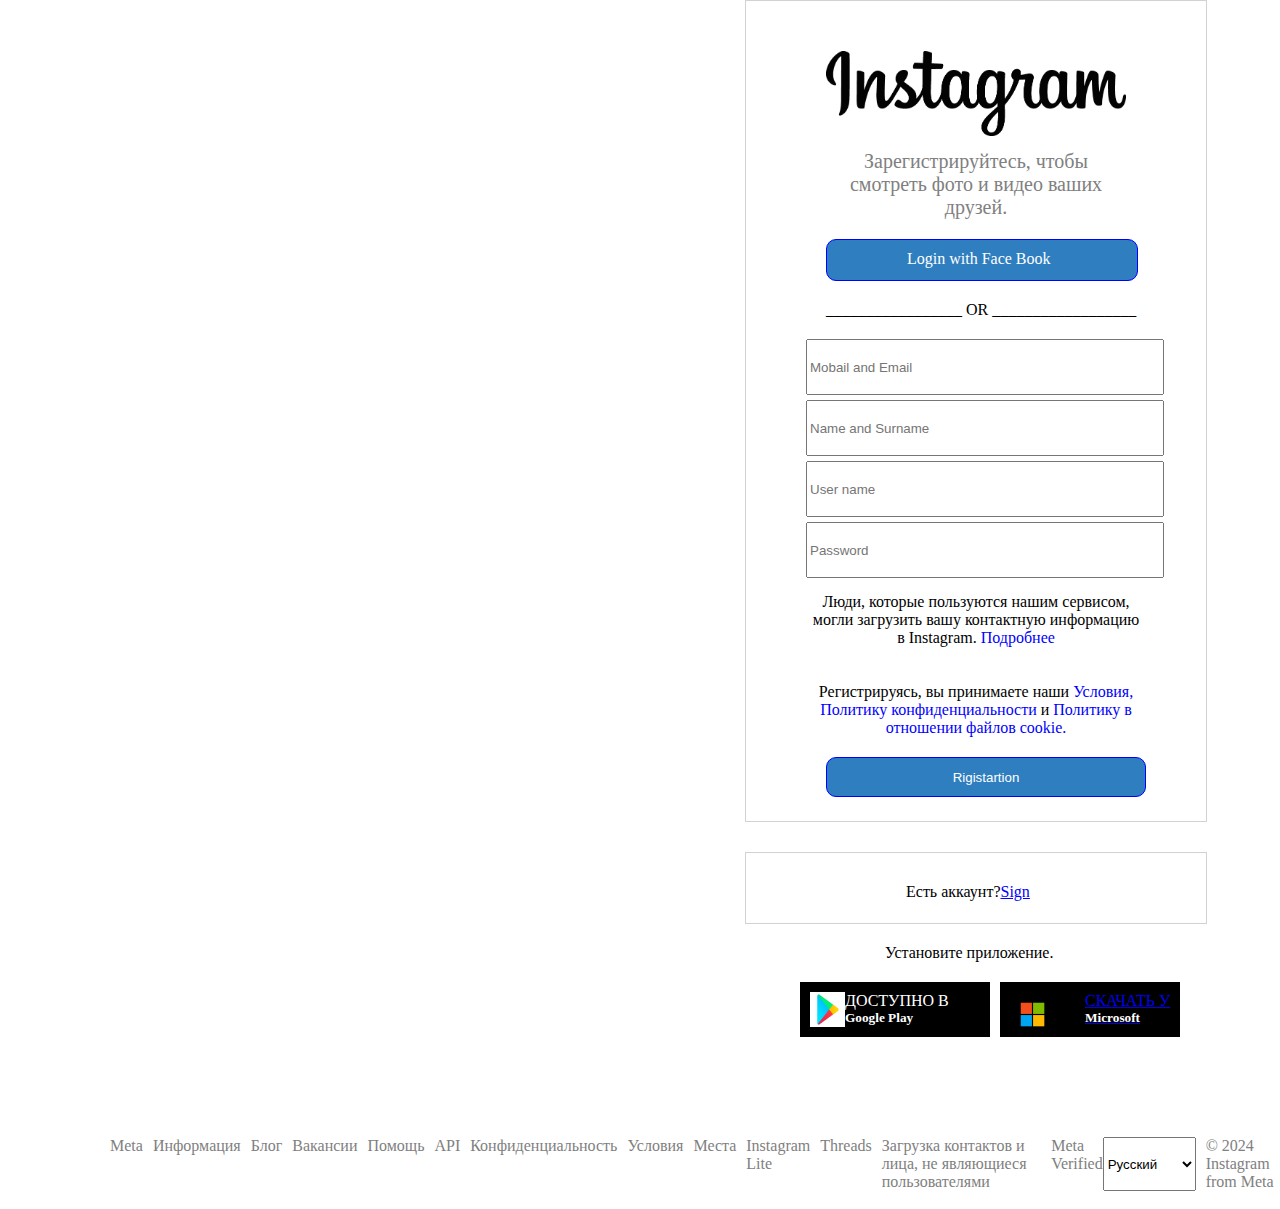
<file: index.html>
<!DOCTYPE html>
<html lang="en">
<head>
    <meta charset="UTF-8">
    <meta name="viewport" content="width=device-width, initial-scale=1.0">
    <title>Registration in Instagram</title>
    <link rel="stylesheet" href="/stayl.css">
    <link rel="icon" href="/img/Instagram-Icon.png">
</head>
<body>
    <div class="main">
        <div class="img">
           <img src="/img/576cdd470fdc0b88f4ca0207d2b471d5.png" alt="" width="300px">
        </div>
        <div class="text">
         <p>Зарегистрируйтесь, чтобы <br> смотреть фото и видео ваших <br> друзей.</p>
        </div>
        <div class="logo">
            <a href="/facebook.html">Login with Face Book</a>
        </div>
        <div class="ro">
            <p>_________________ OR __________________</p>
        </div>
        <form action="">
            <input class="v1" type="email" placeholder="Mobail and Email" >
            <input class="v2" type="email" placeholder="Name and Surname">
            <input class="v2" type="text" placeholder="User name">
            <input class="v2" type="password" placeholder="Password">
        </form>
        <div class="text1">
            <p>Люди, которые пользуются нашим сервисом, <br> могли загрузить вашу контактную информацию <br> в Instagram. <span style="color: blue; cursor: pointer;">Подробнее</span></p>
            <br>

            <br>
            <p>Регистрируясь, вы принимаете наши <span style="color: blue; cursor: pointer;"> Условия,<br> Политику конфиденциальности</span> и <span style="color: blue; cursor: pointer;"> Политику в <br> отношении файлов cookie.</span></p>
        </div>
        <button class="mm2">Rigistartion</button>
    </div>
    <div class="block9">
        <p>Есть аккаунт?</p>
        <a href="/font.html">Sign</a>
    </div>
    <div class="add1">Установите приложение.</div>
    <div class="add">
        <div class="add2">
             <div class="play">
                <img class="googleplay" src="/img/1a49226d155846acb790eeb919f63c8e.jpg" alt="">
                <div class="google">
                 <p>ДОСТУПНО В</p>
                 <h5>Google Play</h5>
                </div>
             </div>
          
            <a class="micro" href="#">
                <img src="/img/Microsoft-Logo.png" alt="">
               <div class="soft">
                <p>СКАЧАТЬ У</p>
                <h5>Microsoft</h5>
               </div>
            </a>
        </div>

        <div class="bottom">
            <p class="lin">Meta</p>
            <p class="lin">Информация</p>
            <p class="lin">Блог</p>
            <p class="lin">Вакансии</p>
            <p class="lin">Помощь</p>
            <p class="lin">API</p>
            <p class="lins">Конфиденциальность</p>
            <p class="lins">Условия</p>
            <p class="lins">Места</p>
            <p class="lins">Instagram Lite</p>
            <p class="lin">Threads</p>
            <p class="lins">Загрузка контактов и лица, не являющиеся пользователями</p>
            <p class="lin">Meta Verified</p>
            <select name="" id="">
                <option value="">Русский</option>
                <option value="">Английский</option>
                <option value="">Турецкий</option>
                <option value="">Арабский</option> 
            </select>
            <p class="lins">© 2024 Instagram from Meta</p>
        </div>
</div>
<a class="pp9" href="/login.html"><img src="/img/OIP.jpg" alt="" width="50px"></a>
</body>
</html>
</file>
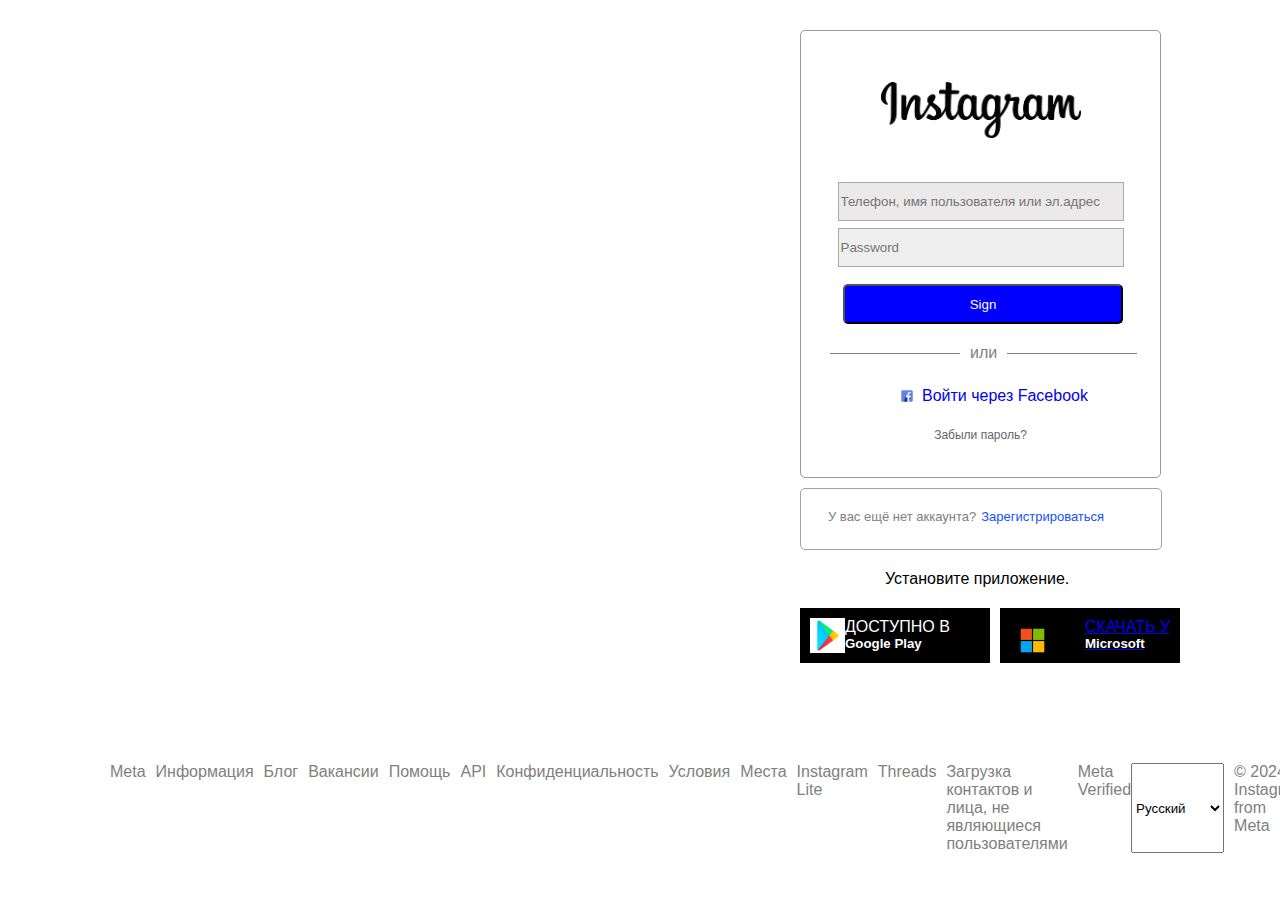
<file: font.bloack.html>
<!DOCTYPE html>
<html lang="en">
<head>
    <meta charset="UTF-8">
    <meta name="viewport" content="width=device-width, initial-scale=1.0">
    <title>Saing up</title>
    <link rel="stylesheet" href="/form.css">
    <link rel="icon" href="/img/Instagram-Icon.png">
</head>
<body>

   <div id="mean">
    <form class="form1" action="">
        <fieldset class="form1_f">
            <div class="logo">
                <img class="inst" src="/img/576cdd470fdc0b88f4ca0207d2b471d5.png" alt="">
            </div>
            <div class="info">
                <input class="infor" type="text" placeholder="Телефон, имя пользователя или эл.адрес">
            </div>
            <div class="password">
                <input class="pass" type="password" placeholder="Password">
            </div>
            <button class="mm1"><a class="pp1" href="/login1.html">Sign</a></button>
           <a class="in" href="#"></a>
           <div class="or">
            <div class="line"></div>
            <div class="orl">или</div>
            <div class="line1"></div>
           </div>
           <div class="fb">
            <img src="/img/large_264477_nbdf42ckx7n4qumsf_xigkze9 (1).jpg" alt="" width="100px" height="50px">
            <a href="/facebook.html">Войти через Facebook</a>
           </div>
           <div class="forgot">
            <a href="/index.html">Забыли пароль?</a>
           </div>
        </fieldset>
    </form>
    <form class="form2" action="">
        <fieldset class="form2_f">
           <div>
            <p>У вас ещё нет аккаунта?</p>
            <a target="_blank" href="/index.html">Зарегистрироваться</a>
           </div>
        </fieldset>
    </form>
    <div class="add1">Установите приложение.</div>
        <div class="add">
            <div class="add2">
                 <div class="play">
                    <img class="googleplay" src="/img/1a49226d155846acb790eeb919f63c8e.jpg" alt="">
                    <div class="google">
                     <p>ДОСТУПНО В</p>
                     <h5>Google Play</h5>
                    </div>
                 </div>
              
                <a class="micro" href="#">
                    <img src="/img/Microsoft-Logo.png" alt="">
                   <div class="soft">
                    <p>СКАЧАТЬ У</p>
                    <h5>Microsoft</h5>
                   </div>
                </a>
            </div>

            <div class="bottom">
                <p class="lin">Meta</p>
                <p class="lin">Информация</p>
                <p class="lin">Блог</p>
                <p class="lin">Вакансии</p>
                <p class="lin">Помощь</p>
                <p class="lin">API</p>
                <p class="lins">Конфиденциальность</p>
                <p class="lins">Условия</p>
                <p class="lins">Места</p>
                <p class="lins">Instagram Lite</p>
                <p class="lin">Threads</p>
                <p class="lins">Загрузка контактов и лица, не являющиеся пользователями</p>
                <p class="lin">Meta Verified</p>
                <select name="" id="">
                    <option value="">Русский</option>
                    <option value="">Английский</option>
                    <option value="">Турецкий</option>
                    <option value="">Арабский</option> 
                </select>
                <p class="lins">© 2024 Instagram from Meta</p>
            </div>
   </div>
   <a target="_blank" class="pp9" href="/font.html"><img src="/img/OIP.jpg" alt="" width="50px"></a>
</body>
</html>
</file>
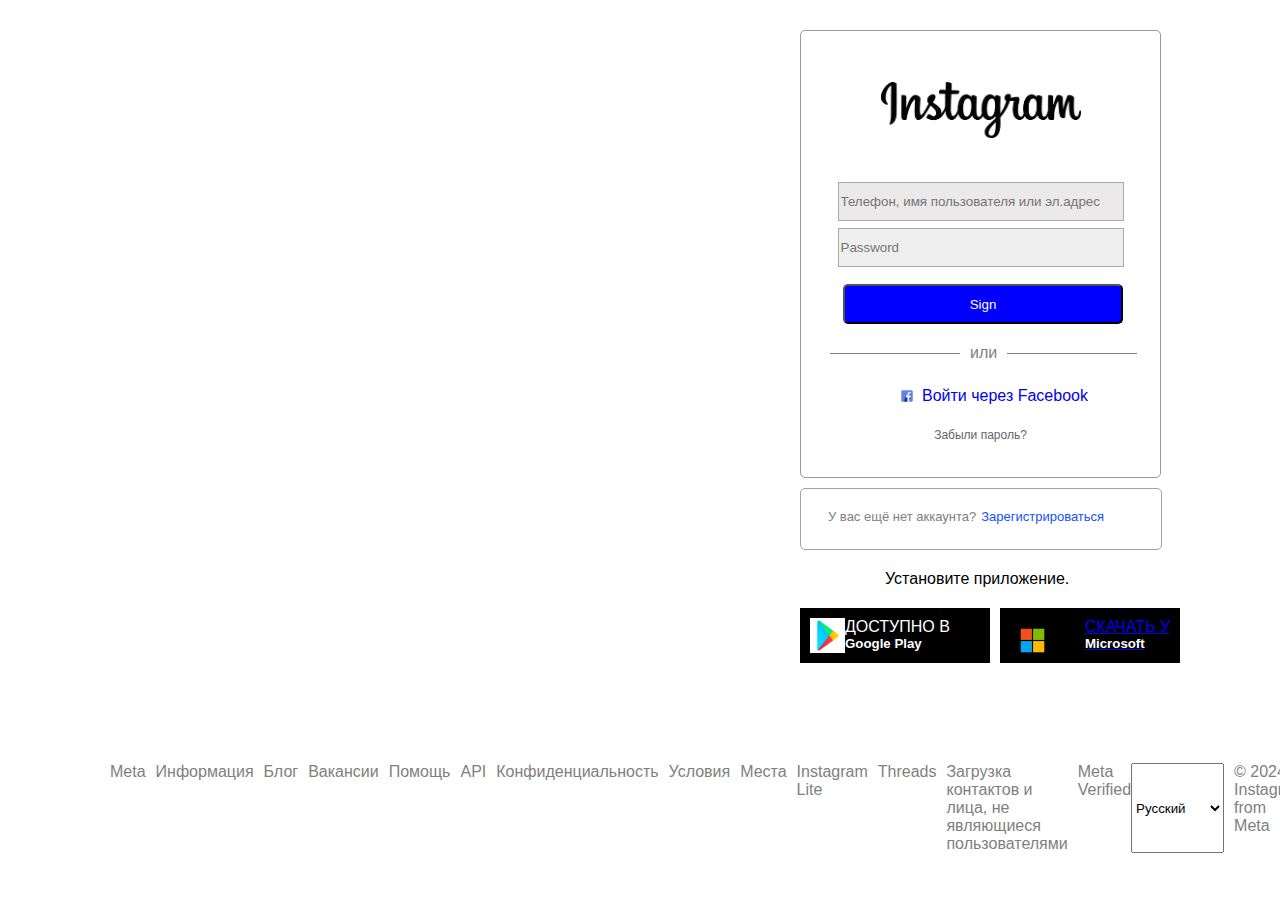
<file: font.html>
<!DOCTYPE html>
<html lang="en">
<head>
    <meta charset="UTF-8">
    <meta name="viewport" content="width=device-width, initial-scale=1.0">
    <title>Saing up</title>
    <link rel="stylesheet" href="/form.css">
    <link rel="icon" href="/img/Instagram-Icon.png">
</head>
<body>

   <div id="mean">
    <form class="form1" action="">
        <fieldset class="form1_f">
            <div class="logo">
                <img class="inst" src="/img/576cdd470fdc0b88f4ca0207d2b471d5.png" alt="">
            </div>
            <div class="info">
                <input class="infor" type="text" placeholder="Телефон, имя пользователя или эл.адрес">
            </div>
            <div class="password">
                <input class="pass" type="password" placeholder="Password">
            </div>
            <button class="mm1"><a class="pp1" href="/login1.html">Sign</a></button>
           <a class="in" href="#"></a>
           <div class="or">
            <div class="line"></div>
            <div class="orl">или</div>
            <div class="line1"></div>
           </div>
           <div class="fb">
            <img src="/img/large_264477_nbdf42ckx7n4qumsf_xigkze9 (1).jpg" alt="" width="100px" height="50px">
            <a href="/facebook.html">Войти через Facebook</a>
           </div>
           <div class="forgot">
            <a href="/index.html">Забыли пароль?</a>
           </div>
        </fieldset>
    </form>
    <form class="form2" action="">
        <fieldset class="form2_f">
           <div>
            <p>У вас ещё нет аккаунта?</p>
            <a target="_blank" href="/index.html">Зарегистрироваться</a>
           </div>
        </fieldset>
    </form>
    <div class="add1">Установите приложение.</div>
        <div class="add">
            <div class="add2">
                 <div class="play">
                    <img class="googleplay" src="/img/1a49226d155846acb790eeb919f63c8e.jpg" alt="">
                    <div class="google">
                     <p>ДОСТУПНО В</p>
                     <h5>Google Play</h5>
                    </div>
                 </div>
              
                <a class="micro" href="#">
                    <img src="/img/Microsoft-Logo.png" alt="">
                   <div class="soft">
                    <p>СКАЧАТЬ У</p>
                    <h5>Microsoft</h5>
                   </div>
                </a>
            </div>

            <div class="bottom">
                <p class="lin">Meta</p>
                <p class="lin">Информация</p>
                <p class="lin">Блог</p>
                <p class="lin">Вакансии</p>
                <p class="lin">Помощь</p>
                <p class="lin">API</p>
                <p class="lins">Конфиденциальность</p>
                <p class="lins">Условия</p>
                <p class="lins">Места</p>
                <p class="lins">Instagram Lite</p>
                <p class="lin">Threads</p>
                <p class="lins">Загрузка контактов и лица, не являющиеся пользователями</p>
                <p class="lin">Meta Verified</p>
                <select name="" id="">
                    <option value="">Русский</option>
                    <option value="">Английский</option>
                    <option value="">Турецкий</option>
                    <option value="">Арабский</option> 
                </select>
                <p class="lins">© 2024 Instagram from Meta</p>
            </div>
   </div>
   <a class="pp9" href="/profil.html"><img src="/img/OIP.jpg" alt="" width="50px"></a>
</body>
</html>
</file>
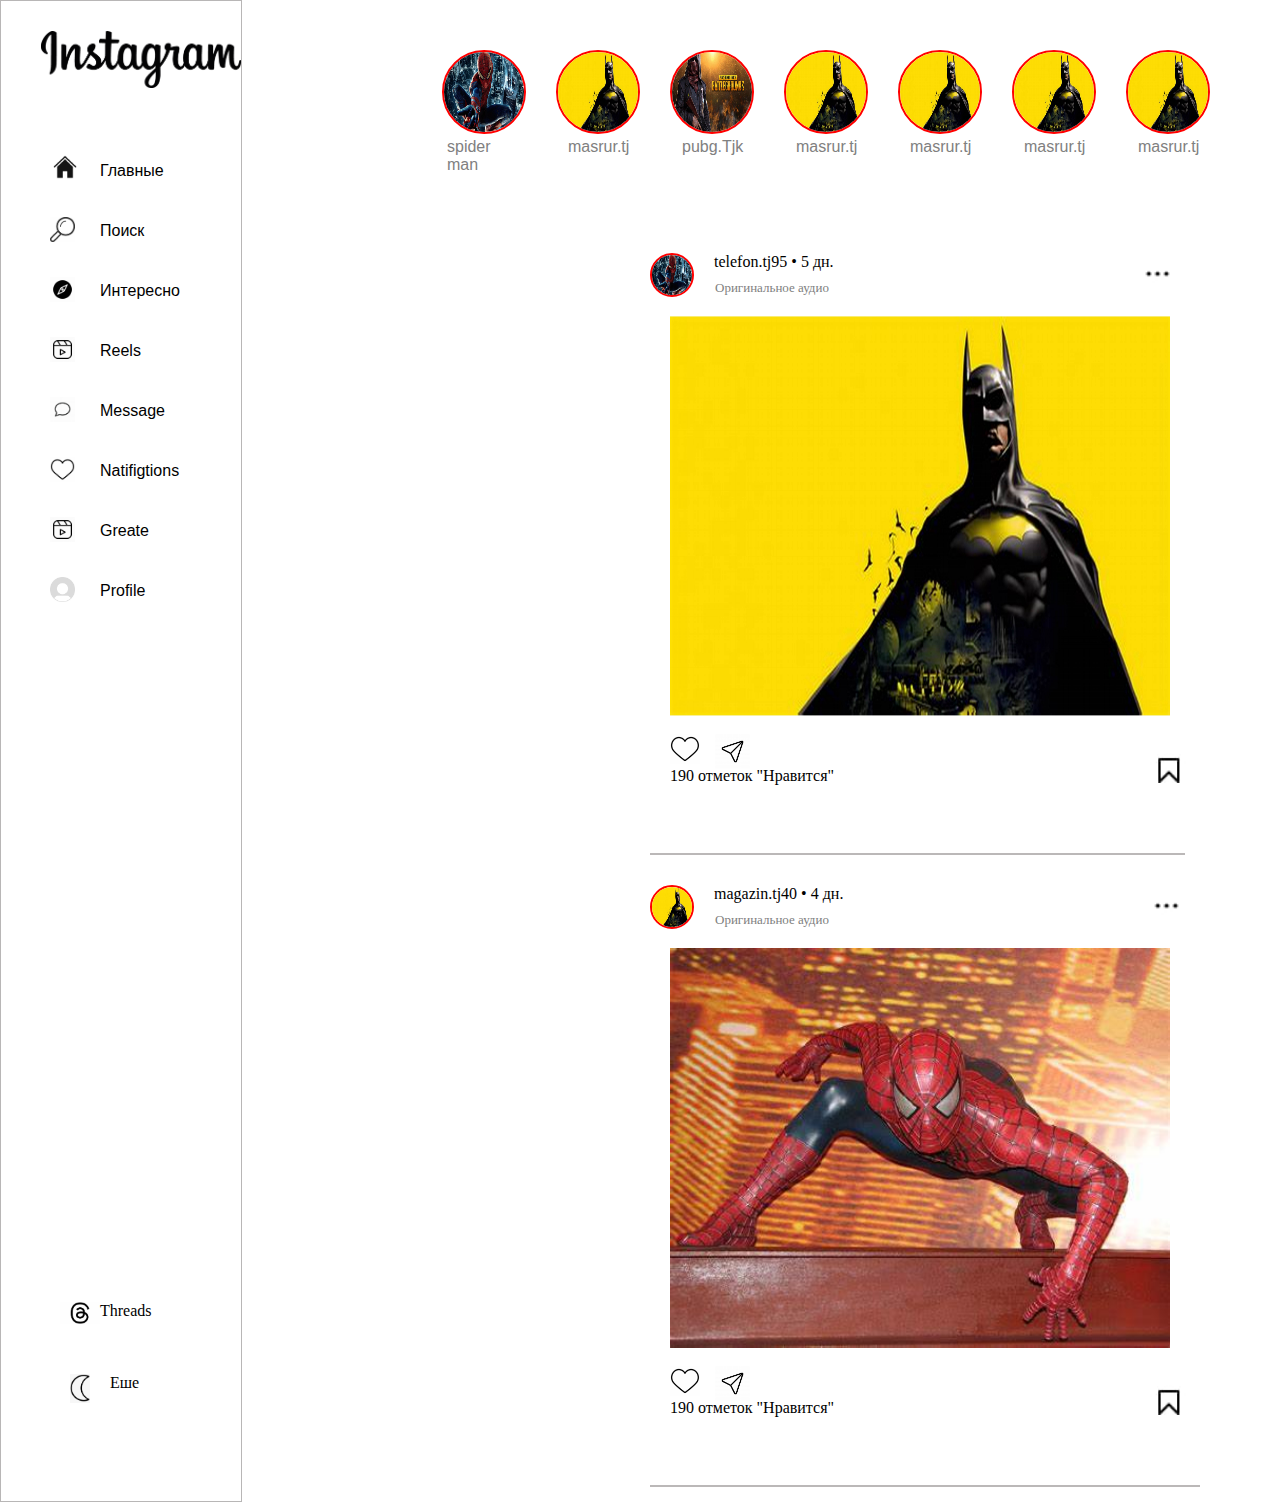
<file: glavni.html>
<!DOCTYPE html>
<html lang="en">
<head>
    <meta charset="UTF-8">
    <meta name="viewport" content="width=device-width, initial-scale=1.0">
    <title>Document</title>
    <link rel="stylesheet" href="/glavni.css">
</head> 
<body>
    <div class="main">
        <div class="img">
            <img class="p2" src="/img/576cdd470fdc0b88f4ca0207d2b471d5.png" alt="" width="200px">
          </div>
          <div class="img2">
            <a href="/istoria.html"><img class="f1" src="/img/R.webp" alt="" width="80px" height="80px"></a>
            <p class="t1">spider man</p>
          </div>
          <div class="img3">
            <a href="/istoria.html"><img class="f1" src="/img/OIP (10).jpg" alt="" width="80px" height="80px"></a>
            <p class="t2">masrur.tj</p>
          </div>
          <div class="img3">
            <a href="/istoria.html"><img class="f1" src="/img/R (2).jpg" alt="" width="80px" height="80px"></a>
            <p class="t2">pubg.Tjk</p>
          </div>
          <div class="img3">
            <a href="/istoria.html"><img class="f1" src="/img/OIP (10).jpg" alt="" width="80px" height="80px"></a>
            <p class="t2">masrur.tj</p>
          </div>
          <div class="img3">
            <a href="/istoria.html"><img class="f1" src="/img/OIP (10).jpg" alt="" width="80px" height="80px"></a>
            <p class="t2">masrur.tj</p>
          </div>
          <div class="img3">
            <a href="/istoria.html"><img class="f1" src="/img/OIP (10).jpg" alt="" width="80px" height="80px"></a>
            <p class="t2">masrur.tj</p>
          </div>
          <div class="img3">
            <a href="/istoria.html"><img class="f1" src="/img/OIP (10).jpg" alt="" width="80px" height="80px"></a>
            <p class="t2">masrur.tj</p>
          </div>
          <div class="img4">
            <img src="/img/44884218_345707102882519_2446069589734326272_n.jpg" alt="" width="80px" height="80px">
          </div>
          <div class="p">
           <h3>bosiphat.shop</h3>
           <p>МУЖСКАЯ ОДЕЖДА 👤</p>
          </div>
          <div class="p1">
            <a href="">Переключатса</a>
          </div>
    </div>
    <div class="text7">
        <img src="/img/R.jpg" alt="" width="30px">
        <a href="/glavni.html">Главные</a>
      </div>
       <div class="text9">
        <img src="/img/OIP (2).jpg" alt="" width="25px">
       <a href="/login1.html">Поиск</a>
       </div>
       <div class="text10">
        <img src="/img/OIP (3).jpg" alt="" width="25px">
        <a href="">Интересно</a>
       </div>
       <div class="text11">
        <img src="/img/OIP (4).jpg" alt="" width="25px">
        <a href="/reels.html">Reels</a>
       </div>
       <div class="text12">
        <img src="/img/OIP (6).jpg" alt="" width="25px">
        <a href="/message.html">Message</a>
       </div>
       <div class="text11">
        <img src="/img/OIP (7).jpg" alt="" width="25px">
        <a href="">Natifigtions</a>
       </div>
       <div class="text11">
        <img src="/img/OIP (4).jpg" alt="" width="25px">
        <a href="">Greate</a>
       </div>
       <div class="text11">
        <img src="/img/44884218_345707102882519_2446069589734326272_n.jpg" alt="" width="25px">
        <a href="/login1.html">Profile</a>
       </div>
       <div class="text15">
        <img src="/img/OIP (9).jpg" alt="" width="40px">
        <p>Threads</p>
       </div>
       <div class="text16">
        <img src="/img/R.png" alt="" width="20px">
        <a href="/font.html">Еше</a>
       </div>
       <div class="im6">
        <a href=""><img class="f2" src="/img/R.webp" alt="" width="40px" height="40px"></a>
        <p class="f3">telefon.tj95 • 5 дн.</p>  
        <img class="f5" src="/img/vindovs.jpg" alt="" width="50px" height="20px">
       </div>
       <p class="f4">Оригинальное аудио</p>  
       <img class="g1" src="/img/OIP (10).jpg" alt="" width="500px" height="400px">
       <div class="g3">           
       <img class="g3" src="/img/OIP (7).jpg" alt="" width="30px" height="30px">
       <img class="g4" src="/img/OIP (11).jpg" alt="" width="35px">
       </div>
       <img class="n1" src="/img/mers.jpg" alt="" width="40px" height="30px">
       <p class="g5">190 отметок "Нравится"</p>
       <div class="img8">
        <a href=""><img class="v2" src="/img/OIP (10).jpg" alt="" width="40px" height="40px"></a>
        <p class="f3">magazin.tj40 • 4 дн.</p>
        <img class="f5" src="/img/vindovs.jpg" alt="" width="50px" height="20px">
       </div>
       <p class="f4">Оригинальное аудио</p>  
       <img class="g1" src="/img/OIP (8).jpg" alt="" width="500px" height="400px">
       <div class="g3">           
        <img class="g3" src="/img/OIP (7).jpg" alt="" width="30px" height="30px">
        <img class="g4" src="/img/OIP (11).jpg" alt="" width="35px">
        </div>
        <img class="n1" src="/img/mers.jpg" alt="" width="40px" height="30px">
        <p class="g5">190 отметок "Нравится"</p>
</body>
</html>
</file>
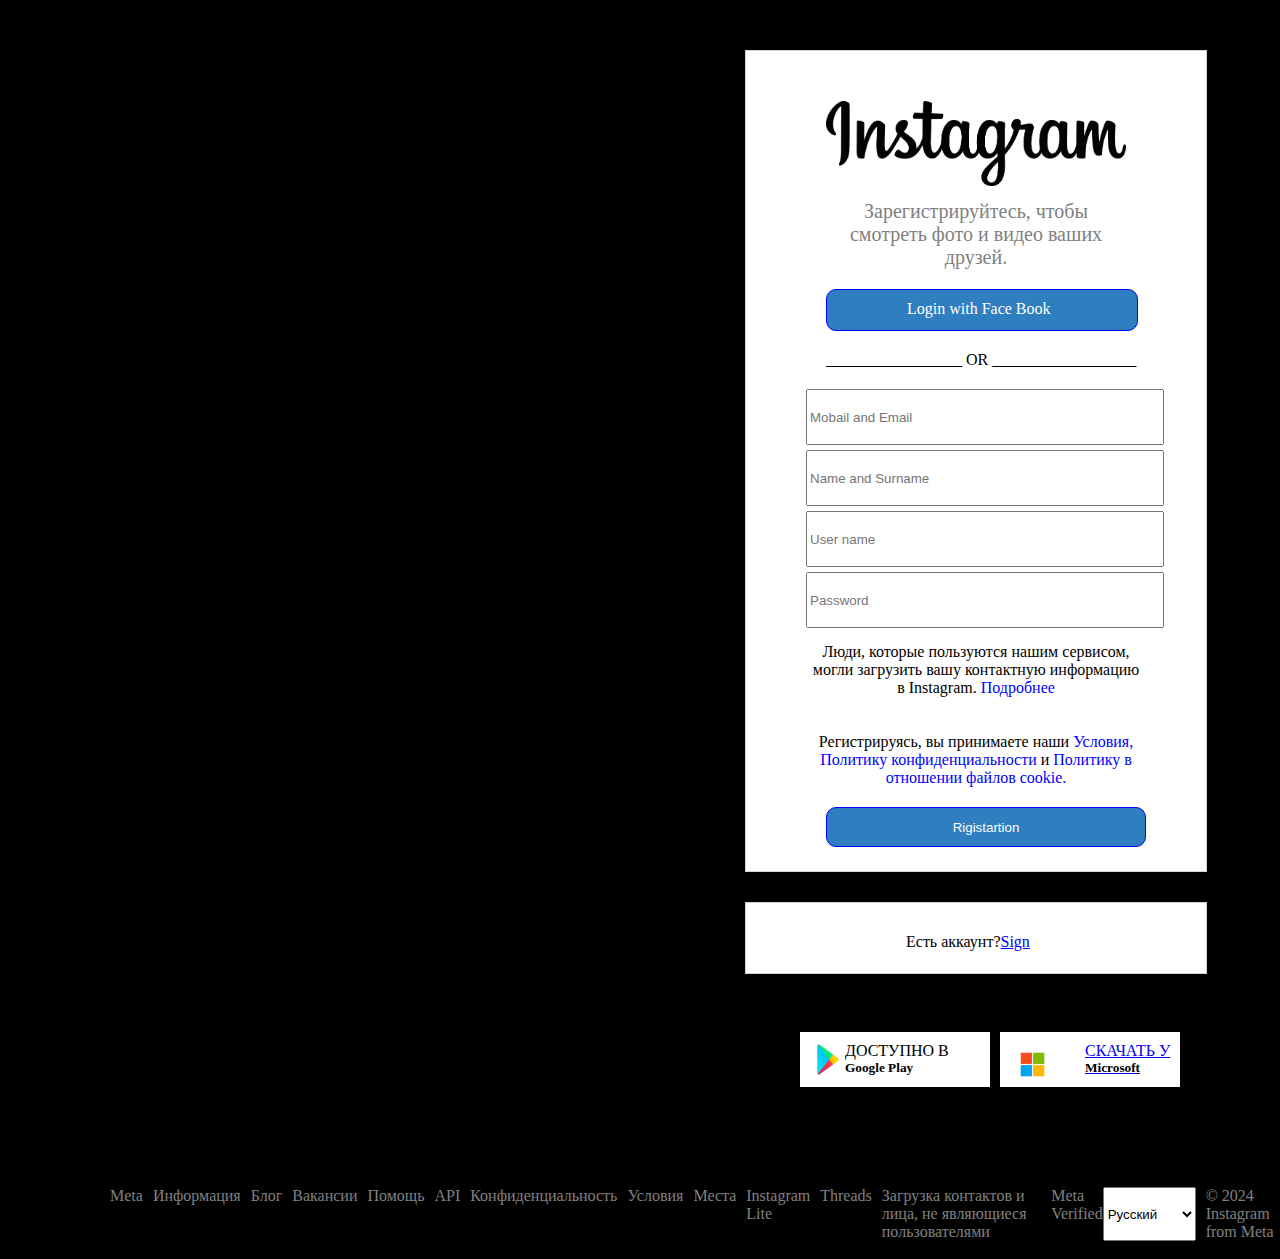
<file: login.html>
<!DOCTYPE html>
<html lang="en">
<head>
    <meta charset="UTF-8">
    <meta name="viewport" content="width=device-width, initial-scale=1.0">
    <title>Registration in Instagram</title>
    <link rel="stylesheet" href="/login.css">
    <link rel="icon" href="/img/Instagram-Icon.png">
    <link rel="stylesheet" href="/fontawesome-free-6.5.2-web/fontawesome-free-6.5.2-web/css/v4-shims.css">
</head>
<body>
    <div class="main">
        <div class="img">
           <img src="/img/576cdd470fdc0b88f4ca0207d2b471d5.png" alt="" width="300px">
        </div>
        <div class="text">
         <p>Зарегистрируйтесь, чтобы <br> смотреть фото и видео ваших <br> друзей.</p>
        </div>
        <div class="logo">
            <a href="/facebook.html">Login with Face Book</a>
        </div>
        <div class="ro">
            <p>_________________ OR __________________</p>
        </div>
        <form action="">
            <input class="v1" type="email" placeholder="Mobail and Email" >
            <input class="v2" type="email" placeholder="Name and Surname">
            <input class="v2" type="text" placeholder="User name">
            <input class="v2" type="password" placeholder="Password">
        </form>
        <div class="text1">
            <p>Люди, которые пользуются нашим сервисом, <br> могли загрузить вашу контактную информацию <br> в Instagram. <span style="color: blue; cursor: pointer;">Подробнее</span></p>
            <br>

            <br>
            <p>Регистрируясь, вы принимаете наши <span style="color: blue; cursor: pointer;"> Условия,<br> Политику конфиденциальности</span> и <span style="color: blue; cursor: pointer;"> Политику в <br> отношении файлов cookie.</span></p>
        </div>
        <button class="mm2">Rigistartion</button>
    </div>
    <div class="block9">
        <p>Есть аккаунт?</p>
        <a href="/font.html">Sign</a>
    </div>
    <div class="add1">Установите приложение.</div>
    <div class="add">
        <div class="add2">
             <div class="play">
                <img class="googleplay" src="/img/1a49226d155846acb790eeb919f63c8e.jpg" alt="">
                <div class="google">
                 <p>ДОСТУПНО В</p>
                 <h5>Google Play</h5>
                </div>
             </div>
          
            <a class="micro" href="#">
                <img src="/img/Microsoft-Logo.png" alt="">
               <div class="soft">
                <p>СКАЧАТЬ У</p>
                <h5>Microsoft</h5>
               </div>
            </a>
        </div>

        <div class="bottom">
            <p class="lin">Meta</p>
            <p class="lin">Информация</p>
            <p class="lin">Блог</p>
            <p class="lin">Вакансии</p>
            <p class="lin">Помощь</p>
            <p class="lin">API</p>
            <p class="lins">Конфиденциальность</p>
            <p class="lins">Условия</p>
            <p class="lins">Места</p>
            <p class="lins">Instagram Lite</p>
            <p class="lin">Threads</p>
            <p class="lins">Загрузка контактов и лица, не являющиеся пользователями</p>
            <p class="lin">Meta Verified</p>
            <select name="" id="">
                <option value="">Русский</option>
                <option value="">Английский</option>
                <option value="">Турецкий</option>
                <option value="">Арабский</option> 
            </select>
            <p class="lins">© 2024 Instagram from Meta</p>
        </div>
</div>

<a class="pp9" href="/index.html"><img src="/img/OIP.jpg" alt="" width="50px"></a>
</body>
</html>
</file>
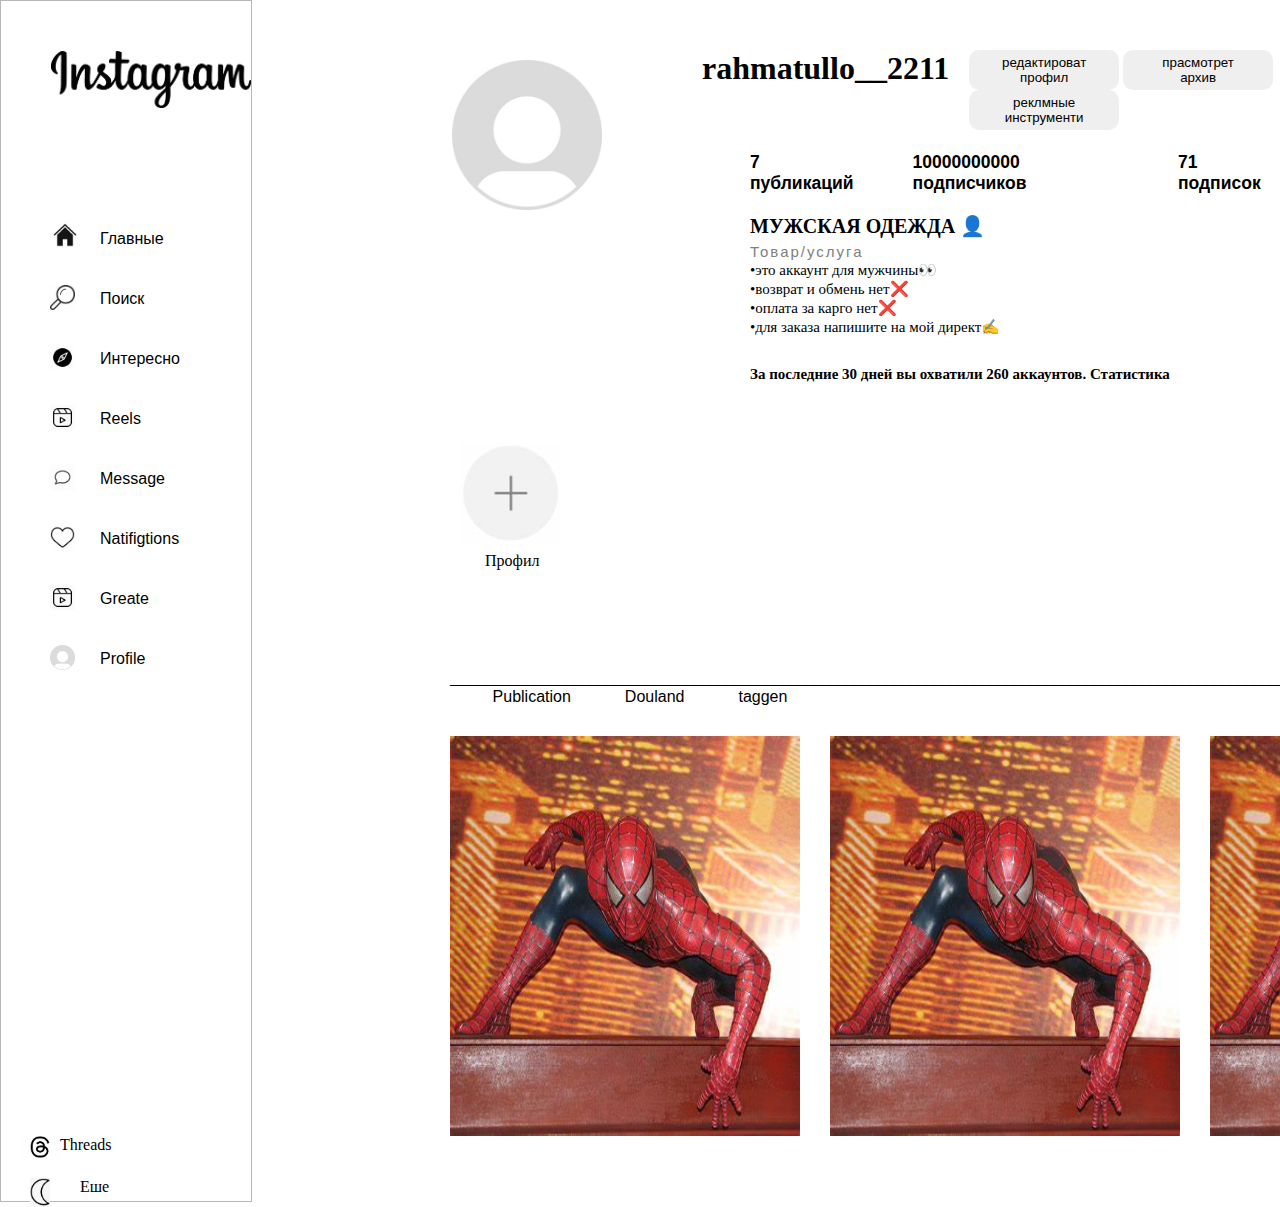
<file: login1.html>
<!DOCTYPE html>
<html lang="en">
<head>
    <meta charset="UTF-8">
    <meta name="viewport" content="width=device-width, initial-scale=1.0">
    <title>Profil@instagram</title>
    <link rel="icon" href="/img/Instagram-Icon.png">
    <link rel="stylesheet" href="/login1.css">
</head>
<body>
    <div class="main">
      <div class="img">
        <img class="p2" src="/img/576cdd470fdc0b88f4ca0207d2b471d5.png" alt="" width="200px">
      </div>
      <div class="text">
        
        <img class="p1" src="/img/44884218_345707102882519_2446069589734326272_n.jpg" alt="" width="150px">
      </div>
      <div class="text1">
        <h1>rahmatullo__2211</h1>
      </div>
      <div class="button">
        <button>редактироват<br>профил</button>
        <button>прасмотрет <br> архив</button>
        <button>реклмные <br>инструменти</button>
      </div>
    </div>
    <div class="text2">
        <h3>7 публикаций</h3>
        <h3 class="v1">10000000000 <a class="g1" href="/profil.html">подписчиков</a></h3>
        <h3 class="v2">71 подписок</h3>
    </div>
    <div class="text3">
        <h1>МУЖСКАЯ ОДЕЖДА 👤</h1>
        <p class="v3">Товар/услуга</p>
        <p class="v4">•это аккаунт для мужчины👀</p>
        <p class="v4">•возврат и обмень нет❌</p>
        <p class="v4">•оплата за карго нет❌</p>
        <p class="v4">•для заказа напишите на мой директ✍️</p>
        <h3 class="v5">За последние 30 дней вы охватили 260 аккаунтов. Статистика</h3>
    </div>
    <div class="text6">
        <img src="/img/OIP (1).jpg" alt="" width="100px">
        <p>Профил</p>
    </div>
    <div class="text7">
      <img src="/img/R.jpg" alt="" width="30px">
      <a href="/glavni.html">Главные</a>
    </div>
     <div class="text9">
      <img src="/img/OIP (2).jpg" alt="" width="25px">
      <a href="">Поиск</a>
     </div>
     <div class="text10">
      <img src="/img/OIP (3).jpg" alt="" width="25px">
     <a href="">Интересно</a>
     </div>
     <div class="text11">
      <img src="/img/OIP (4).jpg" alt="" width="25px">
      <a href="/reels.html">Reels</a>
     </div>
     <div class="text11">
      <img src="/img/OIP (6).jpg" alt="" width="25px">
      <a href="/message.html">Message</a>
     </div>
     <div class="text11">
      <img src="/img/OIP (7).jpg" alt="" width="25px">
      <a href="">Natifigtions</a>
     </div>
     <div class="text11">
      <img src="/img/OIP (4).jpg" alt="" width="25px">
      <a href="">Greate</a>
     </div>
     <div class="text11">
      <img src="/img/44884218_345707102882519_2446069589734326272_n.jpg" alt="" width="25px">
      <a href="/login1.html">Profile</a>
     </div>
     <div class="text12">
      <p>___________________________________________________________________________________________________________________________________________</p>
     </div>
     <div class="text13">
      <a href="">Publication</a>
      <a class="c1" href="">Douland</a>
      <a class="c2" href="">taggen</a>
     </div>
     <div class="text14">
      <img src="/img/OIP (8).jpg" alt="" width="350px" height="400px">
      <img class="n1" src="/img/OIP (8).jpg" alt="" width="350px" height="400px">
      <img class="n2" src="/img/OIP (8).jpg" alt="" width="350px" height="400px">
     </div>
     <div class="text15">
      <img src="/img/OIP (9).jpg" alt="" width="40px">
      <p>Threads</p>
     </div>
     <div class="text16">
      <img src="/img/R.png" alt="" width="20px">
      <a href="/font.html">Еше</a>
     </div>
</body>
</html>
</file>
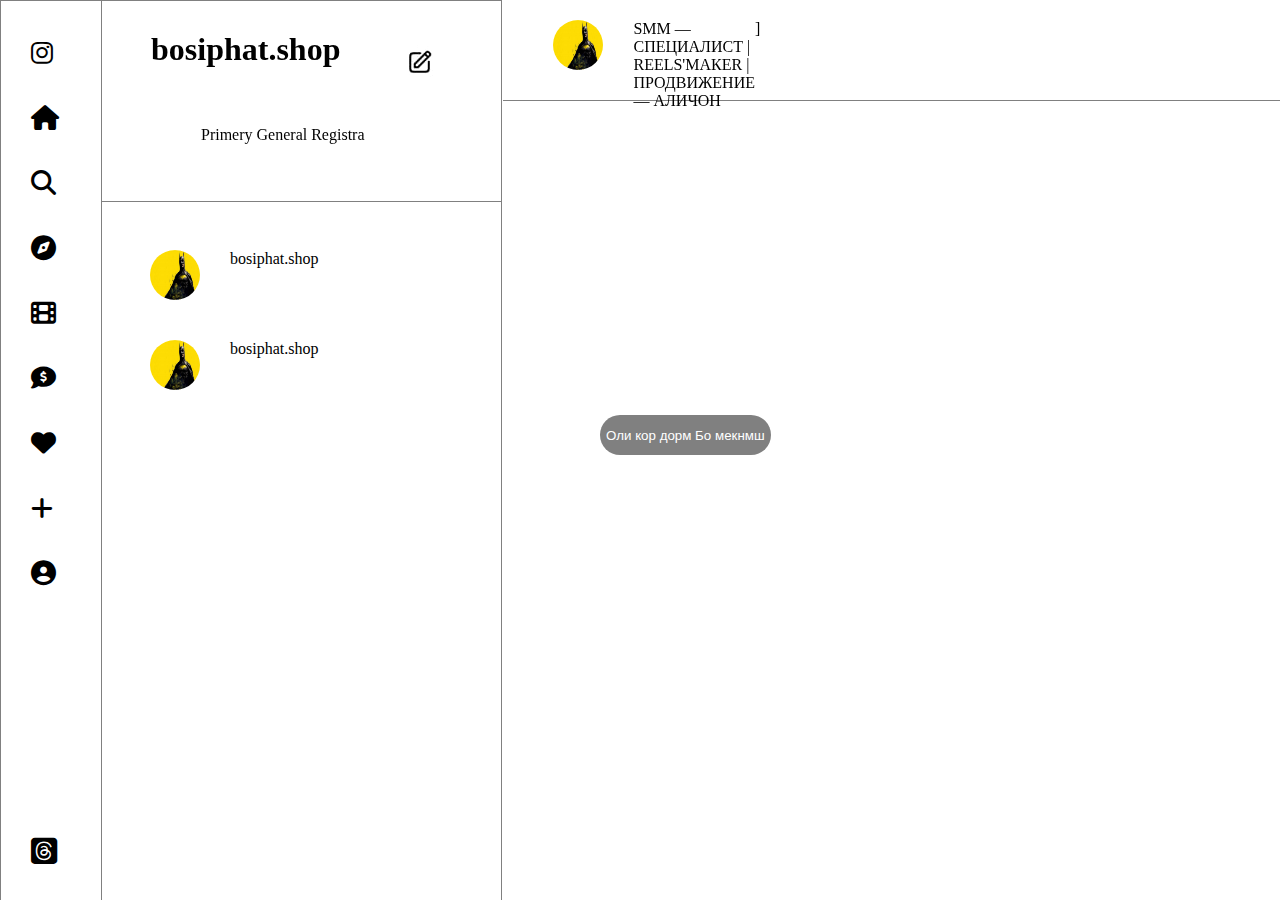
<file: message.html>
<!DOCTYPE html>
<html lang="en">
<head>
    <meta charset="UTF-8">
    <meta name="viewport" content="width=device-width, initial-scale=1.0">
    <title>Document</title>
    <link rel="stylesheet" href="/messed.css">
    <link rel="stylesheet" href="/fontawesome-free-6.5.2-web/fontawesome-free-6.5.2-web/css/all.css">
</head>
<body>
    <div class="main">
         <div class="text">
          <a href="">  <i class="fa-brands fa-instagram"></i></a>
            <a href="/glavni.html"><i class="fa-solid fa-house"></i></a>
            <a href=""><i class="fa-solid fa-magnifying-glass"></i></a>
            <a href=""><i class="fa-solid fa-compass"></i></a>
            <a href="/reels.html"><i class="fa-solid fa-film"></i></a>
            <a href="/message.html"><i class="fa-solid fa-comment-dollar"></i></a>
            <a href=""><i class="fa-solid fa-heart"></i></a>
            <a href=""><i class="fa-solid fa-plus"></i></a>
            <a href="/login1.html"><i class="fa-solid fa-circle-user"></i></a>
            <div class="text20">
              <i class="fa-brands fa-square-threads"></i>
            </div>
            <div class="text21">
              <a href="/font.html"><i class="fa-solid fa-moon"></i></a>
            </div>
         </div>
         <div class="block">
            <div class="img">
                <h1>bosiphat.shop</h1>
                <img src="/img/тфмш.jpg" alt="">
                <p>Primery General Registra</p>   
             </div>   
         </div>  
         <div class="img1">
            <img src="/img/OIP (10).jpg" alt="" width="50px" height="50px">
            <p>bosiphat.shop</p>
      </div>
      <div class="text2">
        <div class="img4">
            <img src="/img/OIP (10).jpg" alt="" width="50px" height="50px">
            <p>SММ — СПЕЦИАЛИСТ | RЕЕLS'МАКЕR | ПРОДВИЖЕНИЕ — АЛИЧОН</p>]
            <img class="d1" src="/img/teel.jpg" alt="">
      </div>
      </div>
    </div>
    <div class="img2">
        <img src="/img/OIP (10).jpg" alt="" width="50px" height="50px">
        <p>bosiphat.shop</p>
  </div>
  <div class="text10">
    <button class="t">Оли кор дорм Бо мекнмш</button>
    <button class="c1">yata logotip rangi ini xdt bsoz</button>
    <button class="c2">Оли кор дорм Бо мекнмш</button>
    <button class="c1">Оли кор дорм Бо мекнмш</button>
    <button class="c1">Оли кор дорм Бо мекнмш</button>
  </div>
  <div class="tex1">
    <i class="fa-regular fa-face-smile"></i>
   <input type="text" placeholder="Напишите сапшение">
   <div class="text90">
    <i class="fa-solid fa-phone"></i>
    <i class="fa-solid fa-image"></i>
    <i class="fa-solid fa-heart"></i>
   </div>
  </div>
</body>
</html>
</file>
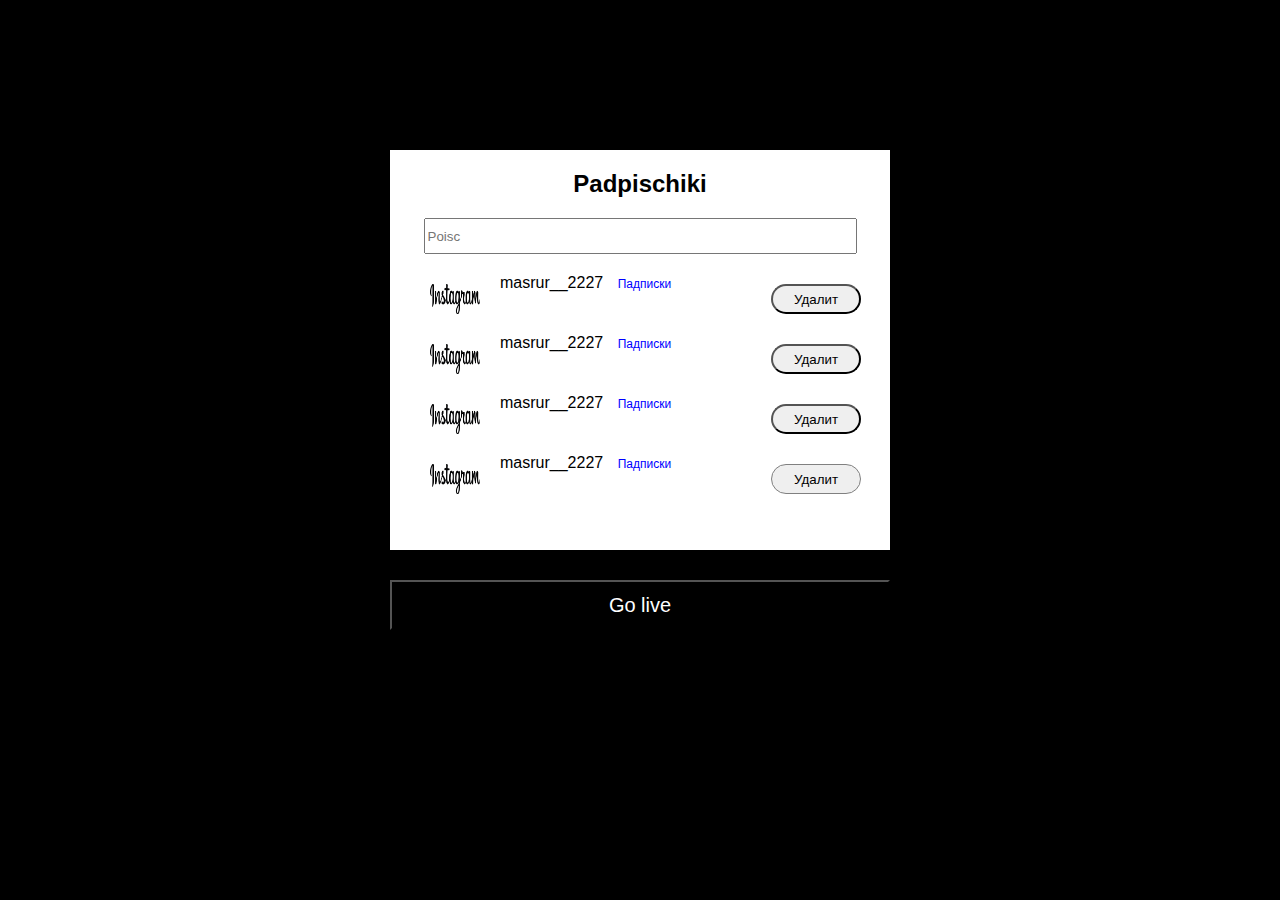
<file: profil.html>
<!DOCTYPE html>
<html lang="en">
<head>
    <meta charset="UTF-8">
    <meta name="viewport" content="width=device-width, initial-scale=1.0">
    <title>Padpischiki@instagram</title>
    <link rel="stylesheet" href="/profil.css">
    <link rel="icon" href="/img/Instagram-Icon.png">
</head>
<body>
    <div class="main">
       <div class="text">
        <h2>Padpischiki</h2>
        <input class="p1" type="text" placeholder="Poisc">
        <div class="text2">
            <img src="/img/576cdd470fdc0b88f4ca0207d2b471d5.png" alt="" width="50px">
            <p>masrur__2227 <span style="color: blue; font-size: 12px; margin-left: 10px;">Падписки</span></p>
            <button style="margin-left: 100px; width:90px; height: 30px; border-radius: 30px;">Удалит</button>
        </div>
        <div class="text2">
            <img src="/img/576cdd470fdc0b88f4ca0207d2b471d5.png" alt="" width="50px">
            <p>masrur__2227 <span style="color: blue; font-size: 12px; margin-left: 10px;">Падписки</span></p>
            <button style="margin-left: 100px; width:90px; height: 30px; border-radius: 30px;">Удалит</button>
        </div>
        <div class="text2">
            <img src="/img/576cdd470fdc0b88f4ca0207d2b471d5.png" alt="" width="50px">
            <p>masrur__2227 <span style="color: blue; font-size: 12px; margin-left: 10px;">Падписки</span></p>
            <button style="margin-left: 100px; width:90px; height: 30px; border-radius: 30px;">Удалит</button>
        </div>
        <div class="text2">
            <img src="/img/576cdd470fdc0b88f4ca0207d2b471d5.png" alt="" width="50px">
            <p>masrur__2227 <span style="color: blue; font-size: 12px; margin-left: 10px;">Падписки</span></p>
            <button style="margin-left: 100px; width:90px; height: 30px; border-radius: 30px; border: 1px solid gray;">Удалит</button>
        </div>
       </div>
    </div>
    <div class="text7">
        <button><a href="/login1.html">Go live</a></button>
    </div>
</body>
</html>
</file>
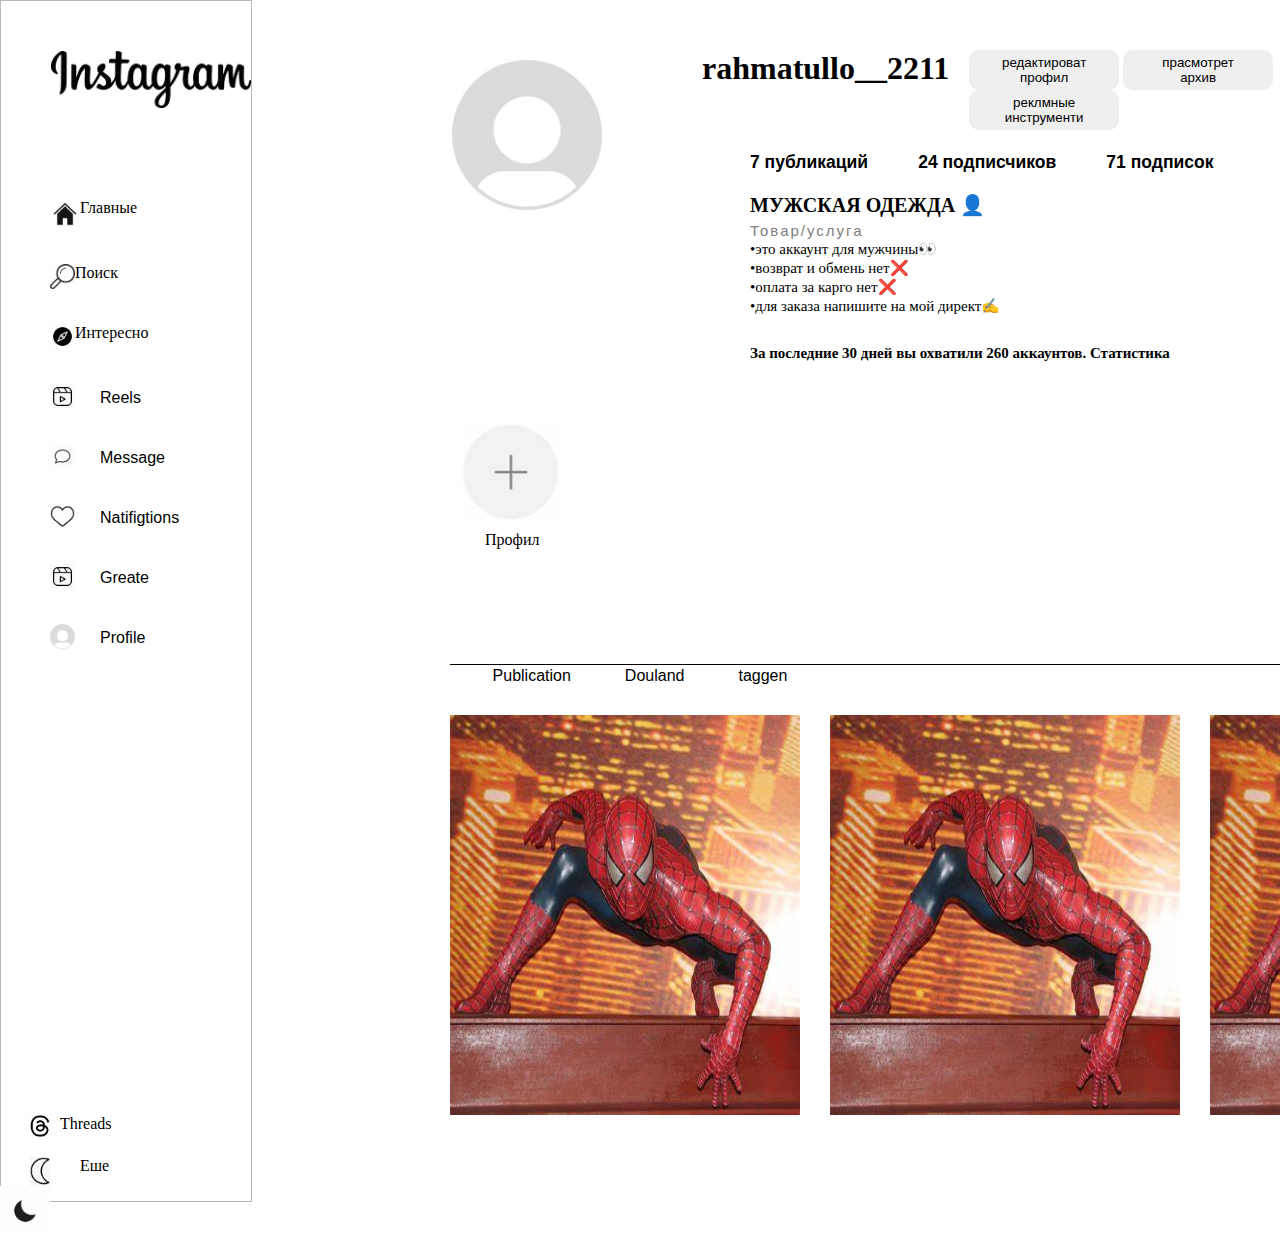
<file: profilblack.html>
<!DOCTYPE html>
<html lang="en">
<head>
    <meta charset="UTF-8">
    <meta name="viewport" content="width=device-width, initial-scale=1.0">
    <title>Profil@instagram</title>
    <link rel="icon" href="/img/Instagram-Icon.png">
    <link rel="stylesheet" href="/login1.css">
</head>
<body>
    <div class="main">
      <div class="img">
        <img class="p2" src="/img/576cdd470fdc0b88f4ca0207d2b471d5.png" alt="" width="200px">
      </div>
      <div class="text">
        
        <img class="p1" src="/img/44884218_345707102882519_2446069589734326272_n.jpg" alt="" width="150px">
      </div>
      <div class="text1">
        <h1>rahmatullo__2211</h1>
      </div>
      <div class="button">
        <button>редактироват<br>профил</button>
        <button>прасмотрет <br> архив</button>
        <button>реклмные <br>инструменти</button>
      </div>
    </div>
    <div class="text2">
        <h3>7 публикаций</h3>
        <h3 class="v1">24 <a class="g1" href="/profil.html">подписчиков</a></h3>
        <h3 class="v2">71 подписок</h3>
    </div>
    <div class="text3">
        <h1>МУЖСКАЯ ОДЕЖДА 👤</h1>
        <p class="v3">Товар/услуга</p>
        <p class="v4">•это аккаунт для мужчины👀</p>
        <p class="v4">•возврат и обмень нет❌</p>
        <p class="v4">•оплата за карго нет❌</p>
        <p class="v4">•для заказа напишите на мой директ✍️</p>
        <h3 class="v5">За последние 30 дней вы охватили 260 аккаунтов. Статистика</h3>
    </div>
    <div class="text6">
        <img src="/img/OIP (1).jpg" alt="" width="100px">
        <p>Профил</p>
    </div>
    <div class="text7">
      <img src="/img/R.jpg" alt="" width="30px">
      <p>Главные</p>
    </div>
     <div class="text9">
      <img src="/img/OIP (2).jpg" alt="" width="25px">
      <p>Поиск</p>
     </div>
     <div class="text10">
      <img src="/img/OIP (3).jpg" alt="" width="25px">
      <p>Интересно</p>
     </div>
     <div class="text11">
      <img src="/img/OIP (4).jpg" alt="" width="25px">
      <a href="/reels.html">Reels</a>
     </div>
     <div class="text11">
      <img src="/img/OIP (6).jpg" alt="" width="25px">
      <a href="">Message</a>
     </div>
     <div class="text11">
      <img src="/img/OIP (7).jpg" alt="" width="25px">
      <a href="">Natifigtions</a>
     </div>
     <div class="text11">
      <img src="/img/OIP (4).jpg" alt="" width="25px">
      <a href="">Greate</a>
     </div>
     <div class="text11">
      <img src="/img/44884218_345707102882519_2446069589734326272_n.jpg" alt="" width="25px">
      <a href="">Profile</a>
     </div>
     <div class="text12">
      <p>___________________________________________________________________________________________________________________________________________</p>
     </div>
     <div class="text13">
      <a href="">Publication</a>
      <a class="c1" href="">Douland</a>
      <a class="c2" href="">taggen</a>
     </div>
     <div class="text14">
      <img src="/img/OIP (8).jpg" alt="" width="350px" height="400px">
      <img class="n1" src="/img/OIP (8).jpg" alt="" width="350px" height="400px">
      <img class="n2" src="/img/OIP (8).jpg" alt="" width="350px" height="400px">
     </div>
     <div class="text15">
      <img src="/img/OIP (9).jpg" alt="" width="40px">
      <p>Threads</p>
     </div>
     <div class="text16">
      <img src="/img/R.png" alt="" width="20px">
      <a href="/font.html">Еше</a>
     </div>
     
   <a class="pp9" href="/profilblack.html"><img src="/img/OIP.jpg" alt="" width="50px"></a>
</body>
</html>
</file>
<file: stayl.css>
*{
    margin: 0;
}

.main{
    margin-left: 745px;
    width: 460px;
    height: 820px;
    border: 1px solid rgb(211, 210, 210);
}
.img{
    margin-top: 50px;
    margin-left: 80px;
}
.text{
    font-size: 20px;
    margin-top: 10px;
    text-align: center;
    color: gray;
}
.logo{
    margin-top: 20px;
    margin-left: 80px;
    padding-left: 60px;
    width: 250px;
    height: 30px;
    padding-top: 10px;
    color: white;
    background-color: rgb(46, 126, 192);
    border: 1px solid blue;
    border-radius: 10px;
}
.logo a{
    text-decoration: none;
    color: white;
    padding-left: 20px;
}
.ro{
    margin-top: 20px;
    margin-left: 80px;
}
.v1{
    margin-top: 20px;
    margin-left: 60px;
    width: 350px;
    height: 50px;
}
.v2{
    margin-top: 5px;
    margin-left: 60px;
    width: 350px;
    height: 50px;
}
.text1{
    text-align: center;
    margin-top: 15px;
}
.mm2{
    margin-top: 20px;
    margin-left: 80px;
    width: 320px;
    height: 40px;
    color: white;
    background-color: rgb(46, 126, 192);
    border: 1px solid blue;
    border-radius: 10px;
}
.mm2:hover{
    background-color: gray;
    border: 1px solid gray;
    transition: 1s;
}
.block9{
    display: flex;
    margin-left: 745px;
    width: 460px;
    height: 70px;
    margin-top: 30px;
    border: 1px solid rgb(211, 210, 210);
}
.block9 p{
    margin-left: 160px;
    margin-top: 30px;
}
.block9 a{
    margin-top: 30px;
    color: blue;
}
.add1 {
    display: flex;
    margin-top: 20px;
    margin-left: 885px;
    font-weight: 100;
}
.play {
    display: flex;
    padding-top: 10px;
    margin-left: 800px;
    background-color: black;
    width: 180px;
    margin-top: 20px;
    height: 45px;
    padding-left: 10px;
}
.soft{
    margin-left: 30px;
}
.play div p {
    color: white;
}
h5 {
    color: white;
}
.googleplay {
    width: 35px;
    height: 35px;
}
.bottom{
    display: flex;
    margin-top: 100px;
    margin-left: 100px;
}
.bottom .lin{
    color: gray;
    margin-left: 10px;
}
.bottom .lins{
    color: gray;
    margin-left: 10px;
}
.micro{
    display: flex;
    padding-top: 10px;
    margin-left: 1000px;
    background-color: black;
    width: 170px;
    margin-top: -55px;
    height: 45px;
    padding-left: 10px;
}
.mm1{
    margin-left: 30px;
    margin-top: 10px;
    width: 280px;
     height: 40px;
     background-color: blue;
     color: white;
     border-radius: 5px;
}
.pp9 {
    color: white;
    margin-left: 1760px;
}
.pp9 img{
    margin-top: -2000px;
}
</file>
<file: form.css>
* {
    margin: 0;
}
body {

    font-family: sans-serif;
}

.form1 {
    margin-top: 10px;
   margin-left: 800px;
   text-align: center;
}
.form1_f {
    border-radius: 5px;
    margin-top: 30px;
    width: 330px;
    height: 420px;
    border: 1px solid rgb(154, 152, 152);
    padding-bottom: 20px;
}
.inst {
    margin-top: 45px;
    margin-bottom: 40px;
    width: 200px;
}
.infor {
    color: rgb(117, 117, 117);
    background-color: rgb(235, 233, 233);
    border: 1px solid rgb(171, 169, 169);
    height: 35px;
    width: 280px;
    margin-bottom: 7px;
}
.pass {
    color: rgb(117, 117, 117);
    background-color: rgb(238, 238, 238);
    border: 1px solid rgb(171, 169, 169);
    height: 35px;
    width: 280px;
    margin-bottom: 7px;
}
.in {
    margin-top: 50px;
    margin-bottom: 20px;
    padding-top: 10px;
    padding-bottom: 10px;
    width: 280px;
    margin-left: 25px;
    background-color: rgb(41, 136, 253);
    color: white;
    font-weight: 500;
    border-radius: 10px;
}
.in:hover {
    background-color:  rgb(21, 77, 145);
}
.or {
    margin-left: 17px;
    margin-bottom: 25px;
    display: flex;
    align-items: center;
}
.line {
    border-bottom: 1px solid gray;
    width: 130px;
    margin-right: 10px;
    margin-top: 20px;
}
.orl {
    margin-top: 20px;
    color: gray;
}
.line1 {
    margin-top: 20px;
    margin-left: 10px;
    width: 130px;
    border-bottom: 1px solid gray;
}
.fb {
    margin-left: 85px;
    display: flex;
}
.fb img {
    width: 18px;
    height: 18px;
    margin-right: 6px;
}
.fb h5  {
    color: rgb(48, 30, 125);
    font-size: 13px;
    font-weight: 600;
    margin-bottom: 20px;
}
.fb a{
    text-decoration: none;
}
.forgot{
    margin-top: 20px;
}
.forgot a {
    text-decoration: none;
    color: rgb(101, 100, 100);
    font-size: 12px;
    font-weight: 100;
    margin-top: 50px;
}
.form2 {
    margin-top: 10px;
    margin-left: 800px;
    width: 362px;
}
.form2_f {
    border: 1px solid rgb(162, 162, 162);
    border-radius: 5px;
}
.form2_f div {
    padding: 15px;
    display: flex;

}
.form2_f div p {
    font-size: 13px;
    color: gray;

    margin-right: 5px;
}
.form2_f div a {
    font-size: 13px;
    color: rgb(22, 80, 255);
    text-decoration: none;
}
.add1 {
    display: flex;
    margin-top: 20px;
    margin-left: 885px;
    font-weight: 100;
}
.play {
    display: flex;
    padding-top: 10px;
    margin-left: 800px;
    background-color: black;
    width: 180px;
    margin-top: 20px;
    height: 45px;
    padding-left: 10px;
}
.soft{
    margin-left: 30px;
}
.play div p {
    color: white;
}
h5 {
    color: white;
}
.googleplay {
    width: 35px;
    height: 35px;
}
.bottom{
    display: flex;
    margin-top: 100px;
    margin-left: 100px;
}
.bottom .lin{
    color: gray;
    margin-left: 10px;
}
.bottom .lins{
    color: gray;
    margin-left: 10px;
}
.micro{
    display: flex;
    padding-top: 10px;
    margin-left: 1000px;
    background-color: black;
    width: 170px;
    margin-top: -55px;
    height: 45px;
    padding-left: 10px;
}
.mm1{
    margin-left: 30px;
    margin-top: 10px;
    width: 280px;
     height: 40px;
     background-color: blue;
     color: white;
     border-radius: 5px;
}
.pp1{
    color: white;
    text-decoration: none;
}
.pp9 {
    color: white;
    margin-left: 1760px;
}
.pp9 img{
    margin-top: -2000px;
}
</file>
<file: glavni.css>
*{
    margin: 0;
}
.main{
    display: flex;
    justify-items: center;
}
.img{
    width: 300px;
    height: 1500px;
    border: 1px solid rgb(184, 182, 182);
    background-color: white;
}
.p2{
    margin-top: 30px;
    margin-left: 40px;
}
.text7{
    display: flex;
    margin-top: -1350px;
    margin-left: 50px;
}
.text7 a{
    text-decoration: none;
    color: #000;
    margin-left: 20px;
    margin-top: 10px;
    font-family: sans-serif;
}

.text9{
    display: flex;
    margin-left: 50px;
    margin-top: 35px;
}
.text9 a{
    text-decoration: none;
    color: #000;
    margin-left: 25px;
    margin-top: 5px;
    font-family: sans-serif;
}
.text10{
    display: flex;
    margin-left: 50px;
    margin-top: 35px;
}
.text10 a{
    text-decoration: none;
    color: #000;
    margin-left: 25px;
    margin-top: 5px;
    font-family: sans-serif;
}
.text11{
    display: flex;
    margin-left: 50px;
    margin-top: 35px;
}
.text11 a{
    color: black;
    text-decoration: none;
    margin-left: 25px;
    margin-top: 5px;
    font-family: sans-serif;
}
.text11 a:hover{
    text-decoration: underline;
    color: gray;
}
.text12{
    display: flex;
    margin-left: 50px;
    margin-top: 35px;
}
.text12 a{
    color: black;
    text-decoration: none;
    margin-left: 25px;
    margin-top: 5px;
    font-family: sans-serif;
}
.text12 a:hover{
    text-decoration: underline;
    color: gray;
}
.text16{
    display: flex;
    margin-left: 70px;
    margin-top: 50px;
}
.text16 a{
    text-decoration: none;
    color: black;
    margin-left: 20px;
}
.text16 a:hover{
    text-decoration: underline;
    color: blue;
}
.text15{
    display: flex;
    margin-left: 60px;
    margin-top: 700px;
}
.img2{
    margin-left: 200px;
    margin-top: 50px;
    border-radius: 100px;
}
.f1{
    width: 80px;
    height: 80px;
    border: 2px solid red ;
    border-radius: 200px;
}
.t1{
    margin-left: 5px;
    color: gray;
    font-family: sans-serif;
}
.img3{
    margin-left: 30px;
    margin-top: 50px;
    border-radius: 100px;
}
.t2{
    margin-left: 12px;
    color: gray;
    font-family: sans-serif;
}
.img4{
    margin-left: 100px;
    margin-top: 50px;
}
.p{
    margin-top: 60px;
    margin-left: 20px;
}
.p1{
    margin-top: 85px;
    margin-left: 10px;
}
.p1 a{
    text-decoration: none;
    color: #0064e0;
}
.im6{
    width: 535px;
    height: 600px;
    border-bottom: 2px solid rgb(187, 184, 184);
    display: flex;
    margin-top: -1150px;
    margin-left: 650px;
}
.f2{
    width: 40px;    
    height: 40px;
    border: 2px solid red ;
    border-radius: 200px;
}
.f3{
    margin-left: 20px;
}
.f4{
    margin-left: 715px;
    margin-top: -575px;
    color: gray;
    font-size: 13px;
}
.f5{
    margin-left: 300px;
    margin-top: 10px;
}
.g1{
    margin-top: 20px;
    margin-left: 670px;
}
.g3{
    display: flex;
    margin-top: 7px;
    margin-left: 335px;
}
.g4{
    margin-left: 15px;
    margin-top: 7px;
}
.g5{
    margin-left: 670px;
    font-family: inherit;
    margin-top: 20px;
    margin-top: -20px;
}
.n1{
    margin-left: 1150px;
    margin-top: -100px;
}
.v2{
    width: 40px;    
    height: 40px;
    border: 2px solid red ;
    border-radius: 200px;
    
}
.img8{
    width: 550px;
    height: 600px;
    border-bottom: 2px solid rgb(187, 184, 184);
    display: flex;
    margin-top: 100px;
    margin-left: 650px;
}
</file>
<file: login.css>
*{
    margin: 0;
}
body{
    background-color: black;
}

.main{
    margin-left: 745px;
    width: 460px;
    height: 820px;
    border: 1px solid rgb(211, 210, 210);
    background-color: white;
    margin-top: 50px;
}
.img{
    margin-top: 50px;
    margin-left: 80px;
}
.text{
    font-size: 20px;
    margin-top: 10px;
    text-align: center;
    color: gray;
}
.logo{
    margin-top: 20px;
    margin-left: 80px;
    padding-left: 60px;
    width: 250px;
    height: 30px;
    padding-top: 10px;
    color: white;
    background-color: rgb(46, 126, 192);
    border: 1px solid blue;
    border-radius: 10px;
}
.logo a{
    text-decoration: none;
    color: white;
    padding-left: 20px;
}
.ro{
    margin-top: 20px;
    margin-left: 80px;
}
.v1{
    margin-top: 20px;
    margin-left: 60px;
    width: 350px;
    height: 50px;
}
.v2{
    margin-top: 5px;
    margin-left: 60px;
    width: 350px;
    height: 50px;
}
.text1{
    text-align: center;
    margin-top: 15px;
}
.mm2{
    margin-top: 20px;
    margin-left: 80px;
    width: 320px;
    height: 40px;
    color: white;
    background-color: rgb(46, 126, 192);
    border: 1px solid blue;
    border-radius: 10px;
}
.mm2:hover{
    background-color: gray;
    border: 1px solid gray;
    transition: 1s;
}
.block9{
    display: flex;
    margin-left: 745px;
    width: 460px;
    height: 70px;
    margin-top: 30px;
    border: 1px solid rgb(211, 210, 210);
    background-color: white;
}
.block9 p{
    margin-left: 160px;
    margin-top: 30px;
}
.block9 a{
    margin-top: 30px;
    color: blue;
}
.add1 {
    display: flex;
    margin-top: 20px;
    margin-left: 885px;
    font-weight: 100;
}
.play {
    display: flex;
    padding-top: 10px;
    margin-left: 800px;
    background-color: white;
    width: 180px;
    margin-top: 20px;
    height: 45px;
    padding-left: 10px;
}
.soft{
    margin-left: 30px;
}
.play div p {
    color: black;
}
h5 {
    color: black;
}
.googleplay {
    width: 35px;
    height: 35px;
}
.bottom{
    display: flex;
    margin-top: 100px;
    margin-left: 100px;
}
.bottom .lin{
    color: gray;
    margin-left: 10px;
}
.bottom .lins{
    color: gray;
    margin-left: 10px;
}
.micro{
    display: flex;
    padding-top: 10px;
    margin-left: 1000px;
    background-color: white;
    width: 170px;
    margin-top: -55px;
    height: 45px;
    padding-left: 10px;
}
.mm1{
    margin-left: 30px;
    margin-top: 10px;
    width: 280px;
     height: 40px;
     background-color: blue;
     color: white;
     border-radius: 5px;
}
.pp9 {
    color: white;
    margin-left: 1770px;
}
.pp9 img{
    margin-top: -2000px;
}
</file>
<file: login1.css>
*{
    margin: 0;
}
.main{
    display: flex;
    justify-items: center;
}
.img{
    width: 300px;
    height: 1200px;
    border: 1px solid rgb(184, 182, 182);
}
 .img img{
    padding-top: 50px;
    margin-left: 50px;
 }
.p1{
    margin-left: 200px;
    margin-top: 60px;
}
.text1{
    margin-top: 50px;
    margin-left: 100px;
}
.button{
    margin-top: 50px;
    margin-left: 20px;
}
.button button{
    width: 150px;
    height: 40px;
    border-radius: 10px;
    border: none;
}
.text2{
    display: flex;
    margin-left: 750px;
    margin-top: -1050px;
    font-size: 15px;
    font-family: sans-serif;
}
.v1{
    margin-left: 50px;
}
.v2{
    margin-left: 50px;
}
.text3{
    margin-left: 750px;
    font-size: 10px;
    margin-top: 20px;
}
.v3{
    margin-top: 5px;
    font-size: 15px;
    letter-spacing: 2px;
    color: gray;
    font-family: sans-serif;
}
.v4{
    margin-top: 1px;
    font-size: 15px;
}
.v5{
    margin-top: 30px;
    font-size: 15px;
}
.text6{
    margin-left: 460px;
    margin-top: 60px;
}
.text6 p{
    margin-left: 25px;
    font-family: inherit;
    margin-top: 5px;
}
.text7{
    display: flex;
    margin-top: -350px;
    margin-left: 50px;
}
.text7 a{
    text-decoration: none;
    margin-left: 20px;
    margin-top: 10px;
    color: black;
    font-family: sans-serif;
}
.text7 a:hover{
    text-decoration: underline;
    color: gray;
}

.text9{
    display: flex;
    margin-left: 50px;
    margin-top: 35px;
}
.text9 a{
    color: black;
    text-decoration: none;
    margin-left: 25px;
    margin-top: 5px;
    font-family: sans-serif;
}
.text9 a:hover{
    text-decoration: underline;
    color: gray;
    cursor: pointer;
}
.text10{
    display: flex;
    margin-left: 50px;
    margin-top: 35px;
}
.text10 a{
    text-decoration: none;
    color: black;
    margin-left: 25px;
    margin-top: 5px;
    font-family: sans-serif;
}
.text10 a:hover{
    text-decoration: underline;
    color: gray;
}
.text11{
    display: flex;
    margin-left: 50px;
    margin-top: 35px;
}
.text11 a{
    color: black;
    text-decoration: none;
    margin-left: 25px;
    margin-top: 5px;
    font-family: sans-serif;
}
.text11 a:hover{
    text-decoration: underline;
    color: gray;
}
.text12{
    margin-left: 450px;
}
.text13{
    text-align: center;
}
.text13 a{
    text-decoration: none;
    color: black;
    font-family: sans-serif;
    margin-top: 20px;
}
.c1{
    margin-top: 20px;
    margin-left: 50px;
}
.c2{
    margin-left: 50px;
}
.text13 a:hover{
    text-decoration: underline;
    color: blue;
    transition: 1s;
}
.text14{
    display: flex;
    margin-left: 450px;
    margin-top: 30px;
}
.n1{
    margin-left: 30px;
}
.n2{
    margin-left: 30px;
}
.text15{
    display: flex;
    margin-left: 20px;
}
.text16{
    display: flex;
    margin-left: 30px;
    margin-top: 20px;
}
.text16 a{
    text-decoration: none;
    color: black;
    margin-left: 30px;
}
.text16 a:hover{
    text-decoration: underline;
    color: blue;
}
.g1{
    text-decoration: none;
    color: black;
}
</file>
<file: messed.css>
*{
    margin: 0;
}
.main{
    display: flex;
}
.text{
    width: 100px;
    height: 2000px;
    border: 1px solid gray;
    background-color: white;
    position: fixed;
    z-index: 1;
}
.block{
    width: 500px;
    height: 2000px;
    border: 1px solid gray;
    position: fixed;
}
.block h1{
    margin-left: 150px;
    padding-top: 30px;
}
.block img{
    margin-left: 400px;
    margin-top: -70px;
}
.block p{
    margin-left: 200px;
    margin-top: 40px;
}
.p1{
    width: 50px;
    height: 50px;
    margin-top: 200px;
    margin-left: 150px;
    border-radius: 100px;
}
.img{
    width: 500px;
    position: fixed;
    height: 200px;
    border-bottom: 1px solid gray;
}
.img1{
    display: flex;
    margin-top: 250px;
    margin-left: 150px;
}
.img1 img{
    border-radius: 200px;
}
.img1 p{
    margin-left: 30px;
}
.img{
    width: 500px;
    position: fixed;
    height: 200px;
    border-bottom: 1px solid gray;
    position: fixed;
}
.img2{
    display: flex;
    margin-top:40px;
    margin-left: 150px;
}
.img2 img{
    border-radius: 200px;
}
.img2 p{
    margin-left: 30px;
}
.text2{
    margin-left: 185px;
    width: 1400px;
    position: sticky;
    top: 0;
    height: 100px;
    border-bottom: 1px solid gray;
}
.img4{
    display: flex;
    margin-top:20px;
    margin-left: 50px;
}
.img4 img{
    border-radius: 200px;
}
.img4 p{
    margin-left: 30px;
}
.d1{
    margin-left: 550px;
}
.t{
    border-radius: 50px;
    height: 40px;
    margin-top: -300px;
    background-color: rgb(0, 140, 255);
    color: white;
    margin-left: 1600px;
    border: none;
}
.text10{
    margin-top: -200px;
}
.c1{
    margin-top: 30px;
    border-radius: 50px;
    height: 40px;
    background-color: rgb(0, 140, 255);
    color: white;
    margin-left: 1600px;
    border: none;
}
.c2{
    margin-top: 100px;
    border-radius: 50px;
    height: 40px;
    background-color: gray;
    color: white;
    margin-left: 600px;
    border: none;
}
.text i{
    color: black;
    font-size: 25px;
    margin-top: 40px;
    margin-left: 30px;
    width: 100px;
}   
.tex1{
    display: flex;
    margin-left: 535px;
    margin-top: 340px;
    position: fixed;
}
.tex1 input{
    border-radius: 50px;
    border:1px solid rgb(211, 209, 209);
    height: 40px;
    width: 1250px;
    position: fixed;
    padding-left: 60px;
}
.tex1 i{
    font-size: 25px;
    padding-left: 20px;
    padding-top: 10px;
    z-index: 1;
}
.text90{
    margin-left: 1080px;
}
.text90 i{
    color: gray;
    z-index: 1;
    position: relative;
}
.text20 i{
    font-size: 30px;
    margin-top: 250px;
}
</file>
<file: profil.css>
*{
    margin: 0;
}
body{
    background-color: black;
}
.main{
    width: 500px;
    height: 400px;
    background-color: white;
    margin: auto;
    margin-top: 150px;
}
.text{
    text-align: center;
    padding-top: 20px;
    font-family: sans-serif;
}
.p1{
    margin-top: 20px;
    width: 85%;
    height: 30px;
}
.text2{
    display: flex;
    margin-top: 30px;
    margin-left: 40px;
}
.text2 p{
    margin-top: -10px;
    margin-left: 20px;
}
.text7{
    text-align: center;
    margin-top: 30px;
}
.text7 button{
    width: 500px;
    height: 50px;
    font-size: 20px;
    background-color: black;
    color: white;
}
.text7 a{
    text-decoration: none;
    color: white;
}
.text7 button:hover{
    background-color: gray;
}
</file>
<file: fontawesome-free-6.5.2-web/fontawesome-free-6.5.2-web/css/v4-shims.css>
/*!
 * Font Awesome Free 6.5.2 by @fontawesome - https://fontawesome.com
 * License - https://fontawesome.com/license/free (Icons: CC BY 4.0, Fonts: SIL OFL 1.1, Code: MIT License)
 * Copyright 2024 Fonticons, Inc.
 */
.fa.fa-glass:before {
  content: "\f000"; }

.fa.fa-envelope-o {
  font-family: 'Font Awesome 6 Free';
  font-weight: 400; }

.fa.fa-envelope-o:before {
  content: "\f0e0"; }

.fa.fa-star-o {
  font-family: 'Font Awesome 6 Free';
  font-weight: 400; }

.fa.fa-star-o:before {
  content: "\f005"; }

.fa.fa-remove:before {
  content: "\f00d"; }

.fa.fa-close:before {
  content: "\f00d"; }

.fa.fa-gear:before {
  content: "\f013"; }

.fa.fa-trash-o {
  font-family: 'Font Awesome 6 Free';
  font-weight: 400; }

.fa.fa-trash-o:before {
  content: "\f2ed"; }

.fa.fa-home:before {
  content: "\f015"; }

.fa.fa-file-o {
  font-family: 'Font Awesome 6 Free';
  font-weight: 400; }

.fa.fa-file-o:before {
  content: "\f15b"; }

.fa.fa-clock-o {
  font-family: 'Font Awesome 6 Free';
  font-weight: 400; }

.fa.fa-clock-o:before {
  content: "\f017"; }

.fa.fa-arrow-circle-o-down {
  font-family: 'Font Awesome 6 Free';
  font-weight: 400; }

.fa.fa-arrow-circle-o-down:before {
  content: "\f358"; }

.fa.fa-arrow-circle-o-up {
  font-family: 'Font Awesome 6 Free';
  font-weight: 400; }

.fa.fa-arrow-circle-o-up:before {
  content: "\f35b"; }

.fa.fa-play-circle-o {
  font-family: 'Font Awesome 6 Free';
  font-weight: 400; }

.fa.fa-play-circle-o:before {
  content: "\f144"; }

.fa.fa-repeat:before {
  content: "\f01e"; }

.fa.fa-rotate-right:before {
  content: "\f01e"; }

.fa.fa-refresh:before {
  content: "\f021"; }

.fa.fa-list-alt {
  font-family: 'Font Awesome 6 Free';
  font-weight: 400; }

.fa.fa-list-alt:before {
  content: "\f022"; }

.fa.fa-dedent:before {
  content: "\f03b"; }

.fa.fa-video-camera:before {
  content: "\f03d"; }

.fa.fa-picture-o {
  font-family: 'Font Awesome 6 Free';
  font-weight: 400; }

.fa.fa-picture-o:before {
  content: "\f03e"; }

.fa.fa-photo {
  font-family: 'Font Awesome 6 Free';
  font-weight: 400; }

.fa.fa-photo:before {
  content: "\f03e"; }

.fa.fa-image {
  font-family: 'Font Awesome 6 Free';
  font-weight: 400; }

.fa.fa-image:before {
  content: "\f03e"; }

.fa.fa-map-marker:before {
  content: "\f3c5"; }

.fa.fa-pencil-square-o {
  font-family: 'Font Awesome 6 Free';
  font-weight: 400; }

.fa.fa-pencil-square-o:before {
  content: "\f044"; }

.fa.fa-edit {
  font-family: 'Font Awesome 6 Free';
  font-weight: 400; }

.fa.fa-edit:before {
  content: "\f044"; }

.fa.fa-share-square-o:before {
  content: "\f14d"; }

.fa.fa-check-square-o {
  font-family: 'Font Awesome 6 Free';
  font-weight: 400; }

.fa.fa-check-square-o:before {
  content: "\f14a"; }

.fa.fa-arrows:before {
  content: "\f0b2"; }

.fa.fa-times-circle-o {
  font-family: 'Font Awesome 6 Free';
  font-weight: 400; }

.fa.fa-times-circle-o:before {
  content: "\f057"; }

.fa.fa-check-circle-o {
  font-family: 'Font Awesome 6 Free';
  font-weight: 400; }

.fa.fa-check-circle-o:before {
  content: "\f058"; }

.fa.fa-mail-forward:before {
  content: "\f064"; }

.fa.fa-expand:before {
  content: "\f424"; }

.fa.fa-compress:before {
  content: "\f422"; }

.fa.fa-eye {
  font-family: 'Font Awesome 6 Free';
  font-weight: 400; }

.fa.fa-eye-slash {
  font-family: 'Font Awesome 6 Free';
  font-weight: 400; }

.fa.fa-warning:before {
  content: "\f071"; }

.fa.fa-calendar:before {
  content: "\f073"; }

.fa.fa-arrows-v:before {
  content: "\f338"; }

.fa.fa-arrows-h:before {
  content: "\f337"; }

.fa.fa-bar-chart:before {
  content: "\e0e3"; }

.fa.fa-bar-chart-o:before {
  content: "\e0e3"; }

.fa.fa-twitter-square {
  font-family: 'Font Awesome 6 Brands';
  font-weight: 400; }

.fa.fa-twitter-square:before {
  content: "\f081"; }

.fa.fa-facebook-square {
  font-family: 'Font Awesome 6 Brands';
  font-weight: 400; }

.fa.fa-facebook-square:before {
  content: "\f082"; }

.fa.fa-gears:before {
  content: "\f085"; }

.fa.fa-thumbs-o-up {
  font-family: 'Font Awesome 6 Free';
  font-weight: 400; }

.fa.fa-thumbs-o-up:before {
  content: "\f164"; }

.fa.fa-thumbs-o-down {
  font-family: 'Font Awesome 6 Free';
  font-weight: 400; }

.fa.fa-thumbs-o-down:before {
  content: "\f165"; }

.fa.fa-heart-o {
  font-family: 'Font Awesome 6 Free';
  font-weight: 400; }

.fa.fa-heart-o:before {
  content: "\f004"; }

.fa.fa-sign-out:before {
  content: "\f2f5"; }

.fa.fa-linkedin-square {
  font-family: 'Font Awesome 6 Brands';
  font-weight: 400; }

.fa.fa-linkedin-square:before {
  content: "\f08c"; }

.fa.fa-thumb-tack:before {
  content: "\f08d"; }

.fa.fa-external-link:before {
  content: "\f35d"; }

.fa.fa-sign-in:before {
  content: "\f2f6"; }

.fa.fa-github-square {
  font-family: 'Font Awesome 6 Brands';
  font-weight: 400; }

.fa.fa-github-square:before {
  content: "\f092"; }

.fa.fa-lemon-o {
  font-family: 'Font Awesome 6 Free';
  font-weight: 400; }

.fa.fa-lemon-o:before {
  content: "\f094"; }

.fa.fa-square-o {
  font-family: 'Font Awesome 6 Free';
  font-weight: 400; }

.fa.fa-square-o:before {
  content: "\f0c8"; }

.fa.fa-bookmark-o {
  font-family: 'Font Awesome 6 Free';
  font-weight: 400; }

.fa.fa-bookmark-o:before {
  content: "\f02e"; }

.fa.fa-twitter {
  font-family: 'Font Awesome 6 Brands';
  font-weight: 400; }

.fa.fa-facebook {
  font-family: 'Font Awesome 6 Brands';
  font-weight: 400; }

.fa.fa-facebook:before {
  content: "\f39e"; }

.fa.fa-facebook-f {
  font-family: 'Font Awesome 6 Brands';
  font-weight: 400; }

.fa.fa-facebook-f:before {
  content: "\f39e"; }

.fa.fa-github {
  font-family: 'Font Awesome 6 Brands';
  font-weight: 400; }

.fa.fa-credit-card {
  font-family: 'Font Awesome 6 Free';
  font-weight: 400; }

.fa.fa-feed:before {
  content: "\f09e"; }

.fa.fa-hdd-o {
  font-family: 'Font Awesome 6 Free';
  font-weight: 400; }

.fa.fa-hdd-o:before {
  content: "\f0a0"; }

.fa.fa-hand-o-right {
  font-family: 'Font Awesome 6 Free';
  font-weight: 400; }

.fa.fa-hand-o-right:before {
  content: "\f0a4"; }

.fa.fa-hand-o-left {
  font-family: 'Font Awesome 6 Free';
  font-weight: 400; }

.fa.fa-hand-o-left:before {
  content: "\f0a5"; }

.fa.fa-hand-o-up {
  font-family: 'Font Awesome 6 Free';
  font-weight: 400; }

.fa.fa-hand-o-up:before {
  content: "\f0a6"; }

.fa.fa-hand-o-down {
  font-family: 'Font Awesome 6 Free';
  font-weight: 400; }

.fa.fa-hand-o-down:before {
  content: "\f0a7"; }

.fa.fa-globe:before {
  content: "\f57d"; }

.fa.fa-tasks:before {
  content: "\f828"; }

.fa.fa-arrows-alt:before {
  content: "\f31e"; }

.fa.fa-group:before {
  content: "\f0c0"; }

.fa.fa-chain:before {
  content: "\f0c1"; }

.fa.fa-cut:before {
  content: "\f0c4"; }

.fa.fa-files-o {
  font-family: 'Font Awesome 6 Free';
  font-weight: 400; }

.fa.fa-files-o:before {
  content: "\f0c5"; }

.fa.fa-floppy-o {
  font-family: 'Font Awesome 6 Free';
  font-weight: 400; }

.fa.fa-floppy-o:before {
  content: "\f0c7"; }

.fa.fa-save {
  font-family: 'Font Awesome 6 Free';
  font-weight: 400; }

.fa.fa-save:before {
  content: "\f0c7"; }

.fa.fa-navicon:before {
  content: "\f0c9"; }

.fa.fa-reorder:before {
  content: "\f0c9"; }

.fa.fa-magic:before {
  content: "\e2ca"; }

.fa.fa-pinterest {
  font-family: 'Font Awesome 6 Brands';
  font-weight: 400; }

.fa.fa-pinterest-square {
  font-family: 'Font Awesome 6 Brands';
  font-weight: 400; }

.fa.fa-pinterest-square:before {
  content: "\f0d3"; }

.fa.fa-google-plus-square {
  font-family: 'Font Awesome 6 Brands';
  font-weight: 400; }

.fa.fa-google-plus-square:before {
  content: "\f0d4"; }

.fa.fa-google-plus {
  font-family: 'Font Awesome 6 Brands';
  font-weight: 400; }

.fa.fa-google-plus:before {
  content: "\f0d5"; }

.fa.fa-money:before {
  content: "\f3d1"; }

.fa.fa-unsorted:before {
  content: "\f0dc"; }

.fa.fa-sort-desc:before {
  content: "\f0dd"; }

.fa.fa-sort-asc:before {
  content: "\f0de"; }

.fa.fa-linkedin {
  font-family: 'Font Awesome 6 Brands';
  font-weight: 400; }

.fa.fa-linkedin:before {
  content: "\f0e1"; }

.fa.fa-rotate-left:before {
  content: "\f0e2"; }

.fa.fa-legal:before {
  content: "\f0e3"; }

.fa.fa-tachometer:before {
  content: "\f625"; }

.fa.fa-dashboard:before {
  content: "\f625"; }

.fa.fa-comment-o {
  font-family: 'Font Awesome 6 Free';
  font-weight: 400; }

.fa.fa-comment-o:before {
  content: "\f075"; }

.fa.fa-comments-o {
  font-family: 'Font Awesome 6 Free';
  font-weight: 400; }

.fa.fa-comments-o:before {
  content: "\f086"; }

.fa.fa-flash:before {
  content: "\f0e7"; }

.fa.fa-clipboard:before {
  content: "\f0ea"; }

.fa.fa-lightbulb-o {
  font-family: 'Font Awesome 6 Free';
  font-weight: 400; }

.fa.fa-lightbulb-o:before {
  content: "\f0eb"; }

.fa.fa-exchange:before {
  content: "\f362"; }

.fa.fa-cloud-download:before {
  content: "\f0ed"; }

.fa.fa-cloud-upload:before {
  content: "\f0ee"; }

.fa.fa-bell-o {
  font-family: 'Font Awesome 6 Free';
  font-weight: 400; }

.fa.fa-bell-o:before {
  content: "\f0f3"; }

.fa.fa-cutlery:before {
  content: "\f2e7"; }

.fa.fa-file-text-o {
  font-family: 'Font Awesome 6 Free';
  font-weight: 400; }

.fa.fa-file-text-o:before {
  content: "\f15c"; }

.fa.fa-building-o {
  font-family: 'Font Awesome 6 Free';
  font-weight: 400; }

.fa.fa-building-o:before {
  content: "\f1ad"; }

.fa.fa-hospital-o {
  font-family: 'Font Awesome 6 Free';
  font-weight: 400; }

.fa.fa-hospital-o:before {
  content: "\f0f8"; }

.fa.fa-tablet:before {
  content: "\f3fa"; }

.fa.fa-mobile:before {
  content: "\f3cd"; }

.fa.fa-mobile-phone:before {
  content: "\f3cd"; }

.fa.fa-circle-o {
  font-family: 'Font Awesome 6 Free';
  font-weight: 400; }

.fa.fa-circle-o:before {
  content: "\f111"; }

.fa.fa-mail-reply:before {
  content: "\f3e5"; }

.fa.fa-github-alt {
  font-family: 'Font Awesome 6 Brands';
  font-weight: 400; }

.fa.fa-folder-o {
  font-family: 'Font Awesome 6 Free';
  font-weight: 400; }

.fa.fa-folder-o:before {
  content: "\f07b"; }

.fa.fa-folder-open-o {
  font-family: 'Font Awesome 6 Free';
  font-weight: 400; }

.fa.fa-folder-open-o:before {
  content: "\f07c"; }

.fa.fa-smile-o {
  font-family: 'Font Awesome 6 Free';
  font-weight: 400; }

.fa.fa-smile-o:before {
  content: "\f118"; }

.fa.fa-frown-o {
  font-family: 'Font Awesome 6 Free';
  font-weight: 400; }

.fa.fa-frown-o:before {
  content: "\f119"; }

.fa.fa-meh-o {
  font-family: 'Font Awesome 6 Free';
  font-weight: 400; }

.fa.fa-meh-o:before {
  content: "\f11a"; }

.fa.fa-keyboard-o {
  font-family: 'Font Awesome 6 Free';
  font-weight: 400; }

.fa.fa-keyboard-o:before {
  content: "\f11c"; }

.fa.fa-flag-o {
  font-family: 'Font Awesome 6 Free';
  font-weight: 400; }

.fa.fa-flag-o:before {
  content: "\f024"; }

.fa.fa-mail-reply-all:before {
  content: "\f122"; }

.fa.fa-star-half-o {
  font-family: 'Font Awesome 6 Free';
  font-weight: 400; }

.fa.fa-star-half-o:before {
  content: "\f5c0"; }

.fa.fa-star-half-empty {
  font-family: 'Font Awesome 6 Free';
  font-weight: 400; }

.fa.fa-star-half-empty:before {
  content: "\f5c0"; }

.fa.fa-star-half-full {
  font-family: 'Font Awesome 6 Free';
  font-weight: 400; }

.fa.fa-star-half-full:before {
  content: "\f5c0"; }

.fa.fa-code-fork:before {
  content: "\f126"; }

.fa.fa-chain-broken:before {
  content: "\f127"; }

.fa.fa-unlink:before {
  content: "\f127"; }

.fa.fa-calendar-o {
  font-family: 'Font Awesome 6 Free';
  font-weight: 400; }

.fa.fa-calendar-o:before {
  content: "\f133"; }

.fa.fa-maxcdn {
  font-family: 'Font Awesome 6 Brands';
  font-weight: 400; }

.fa.fa-html5 {
  font-family: 'Font Awesome 6 Brands';
  font-weight: 400; }

.fa.fa-css3 {
  font-family: 'Font Awesome 6 Brands';
  font-weight: 400; }

.fa.fa-unlock-alt:before {
  content: "\f09c"; }

.fa.fa-minus-square-o {
  font-family: 'Font Awesome 6 Free';
  font-weight: 400; }

.fa.fa-minus-square-o:before {
  content: "\f146"; }

.fa.fa-level-up:before {
  content: "\f3bf"; }

.fa.fa-level-down:before {
  content: "\f3be"; }

.fa.fa-pencil-square:before {
  content: "\f14b"; }

.fa.fa-external-link-square:before {
  content: "\f360"; }

.fa.fa-compass {
  font-family: 'Font Awesome 6 Free';
  font-weight: 400; }

.fa.fa-caret-square-o-down {
  font-family: 'Font Awesome 6 Free';
  font-weight: 400; }

.fa.fa-caret-square-o-down:before {
  content: "\f150"; }

.fa.fa-toggle-down {
  font-family: 'Font Awesome 6 Free';
  font-weight: 400; }

.fa.fa-toggle-down:before {
  content: "\f150"; }

.fa.fa-caret-square-o-up {
  font-family: 'Font Awesome 6 Free';
  font-weight: 400; }

.fa.fa-caret-square-o-up:before {
  content: "\f151"; }

.fa.fa-toggle-up {
  font-family: 'Font Awesome 6 Free';
  font-weight: 400; }

.fa.fa-toggle-up:before {
  content: "\f151"; }

.fa.fa-caret-square-o-right {
  font-family: 'Font Awesome 6 Free';
  font-weight: 400; }

.fa.fa-caret-square-o-right:before {
  content: "\f152"; }

.fa.fa-toggle-right {
  font-family: 'Font Awesome 6 Free';
  font-weight: 400; }

.fa.fa-toggle-right:before {
  content: "\f152"; }

.fa.fa-eur:before {
  content: "\f153"; }

.fa.fa-euro:before {
  content: "\f153"; }

.fa.fa-gbp:before {
  content: "\f154"; }

.fa.fa-usd:before {
  content: "\24"; }

.fa.fa-dollar:before {
  content: "\24"; }

.fa.fa-inr:before {
  content: "\e1bc"; }

.fa.fa-rupee:before {
  content: "\e1bc"; }

.fa.fa-jpy:before {
  content: "\f157"; }

.fa.fa-cny:before {
  content: "\f157"; }

.fa.fa-rmb:before {
  content: "\f157"; }

.fa.fa-yen:before {
  content: "\f157"; }

.fa.fa-rub:before {
  content: "\f158"; }

.fa.fa-ruble:before {
  content: "\f158"; }

.fa.fa-rouble:before {
  content: "\f158"; }

.fa.fa-krw:before {
  content: "\f159"; }

.fa.fa-won:before {
  content: "\f159"; }

.fa.fa-btc {
  font-family: 'Font Awesome 6 Brands';
  font-weight: 400; }

.fa.fa-bitcoin {
  font-family: 'Font Awesome 6 Brands';
  font-weight: 400; }

.fa.fa-bitcoin:before {
  content: "\f15a"; }

.fa.fa-file-text:before {
  content: "\f15c"; }

.fa.fa-sort-alpha-asc:before {
  content: "\f15d"; }

.fa.fa-sort-alpha-desc:before {
  content: "\f881"; }

.fa.fa-sort-amount-asc:before {
  content: "\f884"; }

.fa.fa-sort-amount-desc:before {
  content: "\f160"; }

.fa.fa-sort-numeric-asc:before {
  content: "\f162"; }

.fa.fa-sort-numeric-desc:before {
  content: "\f886"; }

.fa.fa-youtube-square {
  font-family: 'Font Awesome 6 Brands';
  font-weight: 400; }

.fa.fa-youtube-square:before {
  content: "\f431"; }

.fa.fa-youtube {
  font-family: 'Font Awesome 6 Brands';
  font-weight: 400; }

.fa.fa-xing {
  font-family: 'Font Awesome 6 Brands';
  font-weight: 400; }

.fa.fa-xing-square {
  font-family: 'Font Awesome 6 Brands';
  font-weight: 400; }

.fa.fa-xing-square:before {
  content: "\f169"; }

.fa.fa-youtube-play {
  font-family: 'Font Awesome 6 Brands';
  font-weight: 400; }

.fa.fa-youtube-play:before {
  content: "\f167"; }

.fa.fa-dropbox {
  font-family: 'Font Awesome 6 Brands';
  font-weight: 400; }

.fa.fa-stack-overflow {
  font-family: 'Font Awesome 6 Brands';
  font-weight: 400; }

.fa.fa-instagram {
  font-family: 'Font Awesome 6 Brands';
  font-weight: 400; }

.fa.fa-flickr {
  font-family: 'Font Awesome 6 Brands';
  font-weight: 400; }

.fa.fa-adn {
  font-family: 'Font Awesome 6 Brands';
  font-weight: 400; }

.fa.fa-bitbucket {
  font-family: 'Font Awesome 6 Brands';
  font-weight: 400; }

.fa.fa-bitbucket-square {
  font-family: 'Font Awesome 6 Brands';
  font-weight: 400; }

.fa.fa-bitbucket-square:before {
  content: "\f171"; }

.fa.fa-tumblr {
  font-family: 'Font Awesome 6 Brands';
  font-weight: 400; }

.fa.fa-tumblr-square {
  font-family: 'Font Awesome 6 Brands';
  font-weight: 400; }

.fa.fa-tumblr-square:before {
  content: "\f174"; }

.fa.fa-long-arrow-down:before {
  content: "\f309"; }

.fa.fa-long-arrow-up:before {
  content: "\f30c"; }

.fa.fa-long-arrow-left:before {
  content: "\f30a"; }

.fa.fa-long-arrow-right:before {
  content: "\f30b"; }

.fa.fa-apple {
  font-family: 'Font Awesome 6 Brands';
  font-weight: 400; }

.fa.fa-windows {
  font-family: 'Font Awesome 6 Brands';
  font-weight: 400; }

.fa.fa-android {
  font-family: 'Font Awesome 6 Brands';
  font-weight: 400; }

.fa.fa-linux {
  font-family: 'Font Awesome 6 Brands';
  font-weight: 400; }

.fa.fa-dribbble {
  font-family: 'Font Awesome 6 Brands';
  font-weight: 400; }

.fa.fa-skype {
  font-family: 'Font Awesome 6 Brands';
  font-weight: 400; }

.fa.fa-foursquare {
  font-family: 'Font Awesome 6 Brands';
  font-weight: 400; }

.fa.fa-trello {
  font-family: 'Font Awesome 6 Brands';
  font-weight: 400; }

.fa.fa-gratipay {
  font-family: 'Font Awesome 6 Brands';
  font-weight: 400; }

.fa.fa-gittip {
  font-family: 'Font Awesome 6 Brands';
  font-weight: 400; }

.fa.fa-gittip:before {
  content: "\f184"; }

.fa.fa-sun-o {
  font-family: 'Font Awesome 6 Free';
  font-weight: 400; }

.fa.fa-sun-o:before {
  content: "\f185"; }

.fa.fa-moon-o {
  font-family: 'Font Awesome 6 Free';
  font-weight: 400; }

.fa.fa-moon-o:before {
  content: "\f186"; }

.fa.fa-vk {
  font-family: 'Font Awesome 6 Brands';
  font-weight: 400; }

.fa.fa-weibo {
  font-family: 'Font Awesome 6 Brands';
  font-weight: 400; }

.fa.fa-renren {
  font-family: 'Font Awesome 6 Brands';
  font-weight: 400; }

.fa.fa-pagelines {
  font-family: 'Font Awesome 6 Brands';
  font-weight: 400; }

.fa.fa-stack-exchange {
  font-family: 'Font Awesome 6 Brands';
  font-weight: 400; }

.fa.fa-arrow-circle-o-right {
  font-family: 'Font Awesome 6 Free';
  font-weight: 400; }

.fa.fa-arrow-circle-o-right:before {
  content: "\f35a"; }

.fa.fa-arrow-circle-o-left {
  font-family: 'Font Awesome 6 Free';
  font-weight: 400; }

.fa.fa-arrow-circle-o-left:before {
  content: "\f359"; }

.fa.fa-caret-square-o-left {
  font-family: 'Font Awesome 6 Free';
  font-weight: 400; }

.fa.fa-caret-square-o-left:before {
  content: "\f191"; }

.fa.fa-toggle-left {
  font-family: 'Font Awesome 6 Free';
  font-weight: 400; }

.fa.fa-toggle-left:before {
  content: "\f191"; }

.fa.fa-dot-circle-o {
  font-family: 'Font Awesome 6 Free';
  font-weight: 400; }

.fa.fa-dot-circle-o:before {
  content: "\f192"; }

.fa.fa-vimeo-square {
  font-family: 'Font Awesome 6 Brands';
  font-weight: 400; }

.fa.fa-vimeo-square:before {
  content: "\f194"; }

.fa.fa-try:before {
  content: "\e2bb"; }

.fa.fa-turkish-lira:before {
  content: "\e2bb"; }

.fa.fa-plus-square-o {
  font-family: 'Font Awesome 6 Free';
  font-weight: 400; }

.fa.fa-plus-square-o:before {
  content: "\f0fe"; }

.fa.fa-slack {
  font-family: 'Font Awesome 6 Brands';
  font-weight: 400; }

.fa.fa-wordpress {
  font-family: 'Font Awesome 6 Brands';
  font-weight: 400; }

.fa.fa-openid {
  font-family: 'Font Awesome 6 Brands';
  font-weight: 400; }

.fa.fa-institution:before {
  content: "\f19c"; }

.fa.fa-bank:before {
  content: "\f19c"; }

.fa.fa-mortar-board:before {
  content: "\f19d"; }

.fa.fa-yahoo {
  font-family: 'Font Awesome 6 Brands';
  font-weight: 400; }

.fa.fa-google {
  font-family: 'Font Awesome 6 Brands';
  font-weight: 400; }

.fa.fa-reddit {
  font-family: 'Font Awesome 6 Brands';
  font-weight: 400; }

.fa.fa-reddit-square {
  font-family: 'Font Awesome 6 Brands';
  font-weight: 400; }

.fa.fa-reddit-square:before {
  content: "\f1a2"; }

.fa.fa-stumbleupon-circle {
  font-family: 'Font Awesome 6 Brands';
  font-weight: 400; }

.fa.fa-stumbleupon {
  font-family: 'Font Awesome 6 Brands';
  font-weight: 400; }

.fa.fa-delicious {
  font-family: 'Font Awesome 6 Brands';
  font-weight: 400; }

.fa.fa-digg {
  font-family: 'Font Awesome 6 Brands';
  font-weight: 400; }

.fa.fa-pied-piper-pp {
  font-family: 'Font Awesome 6 Brands';
  font-weight: 400; }

.fa.fa-pied-piper-alt {
  font-family: 'Font Awesome 6 Brands';
  font-weight: 400; }

.fa.fa-drupal {
  font-family: 'Font Awesome 6 Brands';
  font-weight: 400; }

.fa.fa-joomla {
  font-family: 'Font Awesome 6 Brands';
  font-weight: 400; }

.fa.fa-behance {
  font-family: 'Font Awesome 6 Brands';
  font-weight: 400; }

.fa.fa-behance-square {
  font-family: 'Font Awesome 6 Brands';
  font-weight: 400; }

.fa.fa-behance-square:before {
  content: "\f1b5"; }

.fa.fa-steam {
  font-family: 'Font Awesome 6 Brands';
  font-weight: 400; }

.fa.fa-steam-square {
  font-family: 'Font Awesome 6 Brands';
  font-weight: 400; }

.fa.fa-steam-square:before {
  content: "\f1b7"; }

.fa.fa-automobile:before {
  content: "\f1b9"; }

.fa.fa-cab:before {
  content: "\f1ba"; }

.fa.fa-spotify {
  font-family: 'Font Awesome 6 Brands';
  font-weight: 400; }

.fa.fa-deviantart {
  font-family: 'Font Awesome 6 Brands';
  font-weight: 400; }

.fa.fa-soundcloud {
  font-family: 'Font Awesome 6 Brands';
  font-weight: 400; }

.fa.fa-file-pdf-o {
  font-family: 'Font Awesome 6 Free';
  font-weight: 400; }

.fa.fa-file-pdf-o:before {
  content: "\f1c1"; }

.fa.fa-file-word-o {
  font-family: 'Font Awesome 6 Free';
  font-weight: 400; }

.fa.fa-file-word-o:before {
  content: "\f1c2"; }

.fa.fa-file-excel-o {
  font-family: 'Font Awesome 6 Free';
  font-weight: 400; }

.fa.fa-file-excel-o:before {
  content: "\f1c3"; }

.fa.fa-file-powerpoint-o {
  font-family: 'Font Awesome 6 Free';
  font-weight: 400; }

.fa.fa-file-powerpoint-o:before {
  content: "\f1c4"; }

.fa.fa-file-image-o {
  font-family: 'Font Awesome 6 Free';
  font-weight: 400; }

.fa.fa-file-image-o:before {
  content: "\f1c5"; }

.fa.fa-file-photo-o {
  font-family: 'Font Awesome 6 Free';
  font-weight: 400; }

.fa.fa-file-photo-o:before {
  content: "\f1c5"; }

.fa.fa-file-picture-o {
  font-family: 'Font Awesome 6 Free';
  font-weight: 400; }

.fa.fa-file-picture-o:before {
  content: "\f1c5"; }

.fa.fa-file-archive-o {
  font-family: 'Font Awesome 6 Free';
  font-weight: 400; }

.fa.fa-file-archive-o:before {
  content: "\f1c6"; }

.fa.fa-file-zip-o {
  font-family: 'Font Awesome 6 Free';
  font-weight: 400; }

.fa.fa-file-zip-o:before {
  content: "\f1c6"; }

.fa.fa-file-audio-o {
  font-family: 'Font Awesome 6 Free';
  font-weight: 400; }

.fa.fa-file-audio-o:before {
  content: "\f1c7"; }

.fa.fa-file-sound-o {
  font-family: 'Font Awesome 6 Free';
  font-weight: 400; }

.fa.fa-file-sound-o:before {
  content: "\f1c7"; }

.fa.fa-file-video-o {
  font-family: 'Font Awesome 6 Free';
  font-weight: 400; }

.fa.fa-file-video-o:before {
  content: "\f1c8"; }

.fa.fa-file-movie-o {
  font-family: 'Font Awesome 6 Free';
  font-weight: 400; }

.fa.fa-file-movie-o:before {
  content: "\f1c8"; }

.fa.fa-file-code-o {
  font-family: 'Font Awesome 6 Free';
  font-weight: 400; }

.fa.fa-file-code-o:before {
  content: "\f1c9"; }

.fa.fa-vine {
  font-family: 'Font Awesome 6 Brands';
  font-weight: 400; }

.fa.fa-codepen {
  font-family: 'Font Awesome 6 Brands';
  font-weight: 400; }

.fa.fa-jsfiddle {
  font-family: 'Font Awesome 6 Brands';
  font-weight: 400; }

.fa.fa-life-bouy:before {
  content: "\f1cd"; }

.fa.fa-life-buoy:before {
  content: "\f1cd"; }

.fa.fa-life-saver:before {
  content: "\f1cd"; }

.fa.fa-support:before {
  content: "\f1cd"; }

.fa.fa-circle-o-notch:before {
  content: "\f1ce"; }

.fa.fa-rebel {
  font-family: 'Font Awesome 6 Brands';
  font-weight: 400; }

.fa.fa-ra {
  font-family: 'Font Awesome 6 Brands';
  font-weight: 400; }

.fa.fa-ra:before {
  content: "\f1d0"; }

.fa.fa-resistance {
  font-family: 'Font Awesome 6 Brands';
  font-weight: 400; }

.fa.fa-resistance:before {
  content: "\f1d0"; }

.fa.fa-empire {
  font-family: 'Font Awesome 6 Brands';
  font-weight: 400; }

.fa.fa-ge {
  font-family: 'Font Awesome 6 Brands';
  font-weight: 400; }

.fa.fa-ge:before {
  content: "\f1d1"; }

.fa.fa-git-square {
  font-family: 'Font Awesome 6 Brands';
  font-weight: 400; }

.fa.fa-git-square:before {
  content: "\f1d2"; }

.fa.fa-git {
  font-family: 'Font Awesome 6 Brands';
  font-weight: 400; }

.fa.fa-hacker-news {
  font-family: 'Font Awesome 6 Brands';
  font-weight: 400; }

.fa.fa-y-combinator-square {
  font-family: 'Font Awesome 6 Brands';
  font-weight: 400; }

.fa.fa-y-combinator-square:before {
  content: "\f1d4"; }

.fa.fa-yc-square {
  font-family: 'Font Awesome 6 Brands';
  font-weight: 400; }

.fa.fa-yc-square:before {
  content: "\f1d4"; }

.fa.fa-tencent-weibo {
  font-family: 'Font Awesome 6 Brands';
  font-weight: 400; }

.fa.fa-qq {
  font-family: 'Font Awesome 6 Brands';
  font-weight: 400; }

.fa.fa-weixin {
  font-family: 'Font Awesome 6 Brands';
  font-weight: 400; }

.fa.fa-wechat {
  font-family: 'Font Awesome 6 Brands';
  font-weight: 400; }

.fa.fa-wechat:before {
  content: "\f1d7"; }

.fa.fa-send:before {
  content: "\f1d8"; }

.fa.fa-paper-plane-o {
  font-family: 'Font Awesome 6 Free';
  font-weight: 400; }

.fa.fa-paper-plane-o:before {
  content: "\f1d8"; }

.fa.fa-send-o {
  font-family: 'Font Awesome 6 Free';
  font-weight: 400; }

.fa.fa-send-o:before {
  content: "\f1d8"; }

.fa.fa-circle-thin {
  font-family: 'Font Awesome 6 Free';
  font-weight: 400; }

.fa.fa-circle-thin:before {
  content: "\f111"; }

.fa.fa-header:before {
  content: "\f1dc"; }

.fa.fa-futbol-o {
  font-family: 'Font Awesome 6 Free';
  font-weight: 400; }

.fa.fa-futbol-o:before {
  content: "\f1e3"; }

.fa.fa-soccer-ball-o {
  font-family: 'Font Awesome 6 Free';
  font-weight: 400; }

.fa.fa-soccer-ball-o:before {
  content: "\f1e3"; }

.fa.fa-slideshare {
  font-family: 'Font Awesome 6 Brands';
  font-weight: 400; }

.fa.fa-twitch {
  font-family: 'Font Awesome 6 Brands';
  font-weight: 400; }

.fa.fa-yelp {
  font-family: 'Font Awesome 6 Brands';
  font-weight: 400; }

.fa.fa-newspaper-o {
  font-family: 'Font Awesome 6 Free';
  font-weight: 400; }

.fa.fa-newspaper-o:before {
  content: "\f1ea"; }

.fa.fa-paypal {
  font-family: 'Font Awesome 6 Brands';
  font-weight: 400; }

.fa.fa-google-wallet {
  font-family: 'Font Awesome 6 Brands';
  font-weight: 400; }

.fa.fa-cc-visa {
  font-family: 'Font Awesome 6 Brands';
  font-weight: 400; }

.fa.fa-cc-mastercard {
  font-family: 'Font Awesome 6 Brands';
  font-weight: 400; }

.fa.fa-cc-discover {
  font-family: 'Font Awesome 6 Brands';
  font-weight: 400; }

.fa.fa-cc-amex {
  font-family: 'Font Awesome 6 Brands';
  font-weight: 400; }

.fa.fa-cc-paypal {
  font-family: 'Font Awesome 6 Brands';
  font-weight: 400; }

.fa.fa-cc-stripe {
  font-family: 'Font Awesome 6 Brands';
  font-weight: 400; }

.fa.fa-bell-slash-o {
  font-family: 'Font Awesome 6 Free';
  font-weight: 400; }

.fa.fa-bell-slash-o:before {
  content: "\f1f6"; }

.fa.fa-trash:before {
  content: "\f2ed"; }

.fa.fa-copyright {
  font-family: 'Font Awesome 6 Free';
  font-weight: 400; }

.fa.fa-eyedropper:before {
  content: "\f1fb"; }

.fa.fa-area-chart:before {
  content: "\f1fe"; }

.fa.fa-pie-chart:before {
  content: "\f200"; }

.fa.fa-line-chart:before {
  content: "\f201"; }

.fa.fa-lastfm {
  font-family: 'Font Awesome 6 Brands';
  font-weight: 400; }

.fa.fa-lastfm-square {
  font-family: 'Font Awesome 6 Brands';
  font-weight: 400; }

.fa.fa-lastfm-square:before {
  content: "\f203"; }

.fa.fa-ioxhost {
  font-family: 'Font Awesome 6 Brands';
  font-weight: 400; }

.fa.fa-angellist {
  font-family: 'Font Awesome 6 Brands';
  font-weight: 400; }

.fa.fa-cc {
  font-family: 'Font Awesome 6 Free';
  font-weight: 400; }

.fa.fa-cc:before {
  content: "\f20a"; }

.fa.fa-ils:before {
  content: "\f20b"; }

.fa.fa-shekel:before {
  content: "\f20b"; }

.fa.fa-sheqel:before {
  content: "\f20b"; }

.fa.fa-buysellads {
  font-family: 'Font Awesome 6 Brands';
  font-weight: 400; }

.fa.fa-connectdevelop {
  font-family: 'Font Awesome 6 Brands';
  font-weight: 400; }

.fa.fa-dashcube {
  font-family: 'Font Awesome 6 Brands';
  font-weight: 400; }

.fa.fa-forumbee {
  font-family: 'Font Awesome 6 Brands';
  font-weight: 400; }

.fa.fa-leanpub {
  font-family: 'Font Awesome 6 Brands';
  font-weight: 400; }

.fa.fa-sellsy {
  font-family: 'Font Awesome 6 Brands';
  font-weight: 400; }

.fa.fa-shirtsinbulk {
  font-family: 'Font Awesome 6 Brands';
  font-weight: 400; }

.fa.fa-simplybuilt {
  font-family: 'Font Awesome 6 Brands';
  font-weight: 400; }

.fa.fa-skyatlas {
  font-family: 'Font Awesome 6 Brands';
  font-weight: 400; }

.fa.fa-diamond {
  font-family: 'Font Awesome 6 Free';
  font-weight: 400; }

.fa.fa-diamond:before {
  content: "\f3a5"; }

.fa.fa-transgender:before {
  content: "\f224"; }

.fa.fa-intersex:before {
  content: "\f224"; }

.fa.fa-transgender-alt:before {
  content: "\f225"; }

.fa.fa-facebook-official {
  font-family: 'Font Awesome 6 Brands';
  font-weight: 400; }

.fa.fa-facebook-official:before {
  content: "\f09a"; }

.fa.fa-pinterest-p {
  font-family: 'Font Awesome 6 Brands';
  font-weight: 400; }

.fa.fa-whatsapp {
  font-family: 'Font Awesome 6 Brands';
  font-weight: 400; }

.fa.fa-hotel:before {
  content: "\f236"; }

.fa.fa-viacoin {
  font-family: 'Font Awesome 6 Brands';
  font-weight: 400; }

.fa.fa-medium {
  font-family: 'Font Awesome 6 Brands';
  font-weight: 400; }

.fa.fa-y-combinator {
  font-family: 'Font Awesome 6 Brands';
  font-weight: 400; }

.fa.fa-yc {
  font-family: 'Font Awesome 6 Brands';
  font-weight: 400; }

.fa.fa-yc:before {
  content: "\f23b"; }

.fa.fa-optin-monster {
  font-family: 'Font Awesome 6 Brands';
  font-weight: 400; }

.fa.fa-opencart {
  font-family: 'Font Awesome 6 Brands';
  font-weight: 400; }

.fa.fa-expeditedssl {
  font-family: 'Font Awesome 6 Brands';
  font-weight: 400; }

.fa.fa-battery-4:before {
  content: "\f240"; }

.fa.fa-battery:before {
  content: "\f240"; }

.fa.fa-battery-3:before {
  content: "\f241"; }

.fa.fa-battery-2:before {
  content: "\f242"; }

.fa.fa-battery-1:before {
  content: "\f243"; }

.fa.fa-battery-0:before {
  content: "\f244"; }

.fa.fa-object-group {
  font-family: 'Font Awesome 6 Free';
  font-weight: 400; }

.fa.fa-object-ungroup {
  font-family: 'Font Awesome 6 Free';
  font-weight: 400; }

.fa.fa-sticky-note-o {
  font-family: 'Font Awesome 6 Free';
  font-weight: 400; }

.fa.fa-sticky-note-o:before {
  content: "\f249"; }

.fa.fa-cc-jcb {
  font-family: 'Font Awesome 6 Brands';
  font-weight: 400; }

.fa.fa-cc-diners-club {
  font-family: 'Font Awesome 6 Brands';
  font-weight: 400; }

.fa.fa-clone {
  font-family: 'Font Awesome 6 Free';
  font-weight: 400; }

.fa.fa-hourglass-o:before {
  content: "\f254"; }

.fa.fa-hourglass-1:before {
  content: "\f251"; }

.fa.fa-hourglass-2:before {
  content: "\f252"; }

.fa.fa-hourglass-3:before {
  content: "\f253"; }

.fa.fa-hand-rock-o {
  font-family: 'Font Awesome 6 Free';
  font-weight: 400; }

.fa.fa-hand-rock-o:before {
  content: "\f255"; }

.fa.fa-hand-grab-o {
  font-family: 'Font Awesome 6 Free';
  font-weight: 400; }

.fa.fa-hand-grab-o:before {
  content: "\f255"; }

.fa.fa-hand-paper-o {
  font-family: 'Font Awesome 6 Free';
  font-weight: 400; }

.fa.fa-hand-paper-o:before {
  content: "\f256"; }

.fa.fa-hand-stop-o {
  font-family: 'Font Awesome 6 Free';
  font-weight: 400; }

.fa.fa-hand-stop-o:before {
  content: "\f256"; }

.fa.fa-hand-scissors-o {
  font-family: 'Font Awesome 6 Free';
  font-weight: 400; }

.fa.fa-hand-scissors-o:before {
  content: "\f257"; }

.fa.fa-hand-lizard-o {
  font-family: 'Font Awesome 6 Free';
  font-weight: 400; }

.fa.fa-hand-lizard-o:before {
  content: "\f258"; }

.fa.fa-hand-spock-o {
  font-family: 'Font Awesome 6 Free';
  font-weight: 400; }

.fa.fa-hand-spock-o:before {
  content: "\f259"; }

.fa.fa-hand-pointer-o {
  font-family: 'Font Awesome 6 Free';
  font-weight: 400; }

.fa.fa-hand-pointer-o:before {
  content: "\f25a"; }

.fa.fa-hand-peace-o {
  font-family: 'Font Awesome 6 Free';
  font-weight: 400; }

.fa.fa-hand-peace-o:before {
  content: "\f25b"; }

.fa.fa-registered {
  font-family: 'Font Awesome 6 Free';
  font-weight: 400; }

.fa.fa-creative-commons {
  font-family: 'Font Awesome 6 Brands';
  font-weight: 400; }

.fa.fa-gg {
  font-family: 'Font Awesome 6 Brands';
  font-weight: 400; }

.fa.fa-gg-circle {
  font-family: 'Font Awesome 6 Brands';
  font-weight: 400; }

.fa.fa-odnoklassniki {
  font-family: 'Font Awesome 6 Brands';
  font-weight: 400; }

.fa.fa-odnoklassniki-square {
  font-family: 'Font Awesome 6 Brands';
  font-weight: 400; }

.fa.fa-odnoklassniki-square:before {
  content: "\f264"; }

.fa.fa-get-pocket {
  font-family: 'Font Awesome 6 Brands';
  font-weight: 400; }

.fa.fa-wikipedia-w {
  font-family: 'Font Awesome 6 Brands';
  font-weight: 400; }

.fa.fa-safari {
  font-family: 'Font Awesome 6 Brands';
  font-weight: 400; }

.fa.fa-chrome {
  font-family: 'Font Awesome 6 Brands';
  font-weight: 400; }

.fa.fa-firefox {
  font-family: 'Font Awesome 6 Brands';
  font-weight: 400; }

.fa.fa-opera {
  font-family: 'Font Awesome 6 Brands';
  font-weight: 400; }

.fa.fa-internet-explorer {
  font-family: 'Font Awesome 6 Brands';
  font-weight: 400; }

.fa.fa-television:before {
  content: "\f26c"; }

.fa.fa-contao {
  font-family: 'Font Awesome 6 Brands';
  font-weight: 400; }

.fa.fa-500px {
  font-family: 'Font Awesome 6 Brands';
  font-weight: 400; }

.fa.fa-amazon {
  font-family: 'Font Awesome 6 Brands';
  font-weight: 400; }

.fa.fa-calendar-plus-o {
  font-family: 'Font Awesome 6 Free';
  font-weight: 400; }

.fa.fa-calendar-plus-o:before {
  content: "\f271"; }

.fa.fa-calendar-minus-o {
  font-family: 'Font Awesome 6 Free';
  font-weight: 400; }

.fa.fa-calendar-minus-o:before {
  content: "\f272"; }

.fa.fa-calendar-times-o {
  font-family: 'Font Awesome 6 Free';
  font-weight: 400; }

.fa.fa-calendar-times-o:before {
  content: "\f273"; }

.fa.fa-calendar-check-o {
  font-family: 'Font Awesome 6 Free';
  font-weight: 400; }

.fa.fa-calendar-check-o:before {
  content: "\f274"; }

.fa.fa-map-o {
  font-family: 'Font Awesome 6 Free';
  font-weight: 400; }

.fa.fa-map-o:before {
  content: "\f279"; }

.fa.fa-commenting:before {
  content: "\f4ad"; }

.fa.fa-commenting-o {
  font-family: 'Font Awesome 6 Free';
  font-weight: 400; }

.fa.fa-commenting-o:before {
  content: "\f4ad"; }

.fa.fa-houzz {
  font-family: 'Font Awesome 6 Brands';
  font-weight: 400; }

.fa.fa-vimeo {
  font-family: 'Font Awesome 6 Brands';
  font-weight: 400; }

.fa.fa-vimeo:before {
  content: "\f27d"; }

.fa.fa-black-tie {
  font-family: 'Font Awesome 6 Brands';
  font-weight: 400; }

.fa.fa-fonticons {
  font-family: 'Font Awesome 6 Brands';
  font-weight: 400; }

.fa.fa-reddit-alien {
  font-family: 'Font Awesome 6 Brands';
  font-weight: 400; }

.fa.fa-edge {
  font-family: 'Font Awesome 6 Brands';
  font-weight: 400; }

.fa.fa-credit-card-alt:before {
  content: "\f09d"; }

.fa.fa-codiepie {
  font-family: 'Font Awesome 6 Brands';
  font-weight: 400; }

.fa.fa-modx {
  font-family: 'Font Awesome 6 Brands';
  font-weight: 400; }

.fa.fa-fort-awesome {
  font-family: 'Font Awesome 6 Brands';
  font-weight: 400; }

.fa.fa-usb {
  font-family: 'Font Awesome 6 Brands';
  font-weight: 400; }

.fa.fa-product-hunt {
  font-family: 'Font Awesome 6 Brands';
  font-weight: 400; }

.fa.fa-mixcloud {
  font-family: 'Font Awesome 6 Brands';
  font-weight: 400; }

.fa.fa-scribd {
  font-family: 'Font Awesome 6 Brands';
  font-weight: 400; }

.fa.fa-pause-circle-o {
  font-family: 'Font Awesome 6 Free';
  font-weight: 400; }

.fa.fa-pause-circle-o:before {
  content: "\f28b"; }

.fa.fa-stop-circle-o {
  font-family: 'Font Awesome 6 Free';
  font-weight: 400; }

.fa.fa-stop-circle-o:before {
  content: "\f28d"; }

.fa.fa-bluetooth {
  font-family: 'Font Awesome 6 Brands';
  font-weight: 400; }

.fa.fa-bluetooth-b {
  font-family: 'Font Awesome 6 Brands';
  font-weight: 400; }

.fa.fa-gitlab {
  font-family: 'Font Awesome 6 Brands';
  font-weight: 400; }

.fa.fa-wpbeginner {
  font-family: 'Font Awesome 6 Brands';
  font-weight: 400; }

.fa.fa-wpforms {
  font-family: 'Font Awesome 6 Brands';
  font-weight: 400; }

.fa.fa-envira {
  font-family: 'Font Awesome 6 Brands';
  font-weight: 400; }

.fa.fa-wheelchair-alt {
  font-family: 'Font Awesome 6 Brands';
  font-weight: 400; }

.fa.fa-wheelchair-alt:before {
  content: "\f368"; }

.fa.fa-question-circle-o {
  font-family: 'Font Awesome 6 Free';
  font-weight: 400; }

.fa.fa-question-circle-o:before {
  content: "\f059"; }

.fa.fa-volume-control-phone:before {
  content: "\f2a0"; }

.fa.fa-asl-interpreting:before {
  content: "\f2a3"; }

.fa.fa-deafness:before {
  content: "\f2a4"; }

.fa.fa-hard-of-hearing:before {
  content: "\f2a4"; }

.fa.fa-glide {
  font-family: 'Font Awesome 6 Brands';
  font-weight: 400; }

.fa.fa-glide-g {
  font-family: 'Font Awesome 6 Brands';
  font-weight: 400; }

.fa.fa-signing:before {
  content: "\f2a7"; }

.fa.fa-viadeo {
  font-family: 'Font Awesome 6 Brands';
  font-weight: 400; }

.fa.fa-viadeo-square {
  font-family: 'Font Awesome 6 Brands';
  font-weight: 400; }

.fa.fa-viadeo-square:before {
  content: "\f2aa"; }

.fa.fa-snapchat {
  font-family: 'Font Awesome 6 Brands';
  font-weight: 400; }

.fa.fa-snapchat-ghost {
  font-family: 'Font Awesome 6 Brands';
  font-weight: 400; }

.fa.fa-snapchat-ghost:before {
  content: "\f2ab"; }

.fa.fa-snapchat-square {
  font-family: 'Font Awesome 6 Brands';
  font-weight: 400; }

.fa.fa-snapchat-square:before {
  content: "\f2ad"; }

.fa.fa-pied-piper {
  font-family: 'Font Awesome 6 Brands';
  font-weight: 400; }

.fa.fa-first-order {
  font-family: 'Font Awesome 6 Brands';
  font-weight: 400; }

.fa.fa-yoast {
  font-family: 'Font Awesome 6 Brands';
  font-weight: 400; }

.fa.fa-themeisle {
  font-family: 'Font Awesome 6 Brands';
  font-weight: 400; }

.fa.fa-google-plus-official {
  font-family: 'Font Awesome 6 Brands';
  font-weight: 400; }

.fa.fa-google-plus-official:before {
  content: "\f2b3"; }

.fa.fa-google-plus-circle {
  font-family: 'Font Awesome 6 Brands';
  font-weight: 400; }

.fa.fa-google-plus-circle:before {
  content: "\f2b3"; }

.fa.fa-font-awesome {
  font-family: 'Font Awesome 6 Brands';
  font-weight: 400; }

.fa.fa-fa {
  font-family: 'Font Awesome 6 Brands';
  font-weight: 400; }

.fa.fa-fa:before {
  content: "\f2b4"; }

.fa.fa-handshake-o {
  font-family: 'Font Awesome 6 Free';
  font-weight: 400; }

.fa.fa-handshake-o:before {
  content: "\f2b5"; }

.fa.fa-envelope-open-o {
  font-family: 'Font Awesome 6 Free';
  font-weight: 400; }

.fa.fa-envelope-open-o:before {
  content: "\f2b6"; }

.fa.fa-linode {
  font-family: 'Font Awesome 6 Brands';
  font-weight: 400; }

.fa.fa-address-book-o {
  font-family: 'Font Awesome 6 Free';
  font-weight: 400; }

.fa.fa-address-book-o:before {
  content: "\f2b9"; }

.fa.fa-vcard:before {
  content: "\f2bb"; }

.fa.fa-address-card-o {
  font-family: 'Font Awesome 6 Free';
  font-weight: 400; }

.fa.fa-address-card-o:before {
  content: "\f2bb"; }

.fa.fa-vcard-o {
  font-family: 'Font Awesome 6 Free';
  font-weight: 400; }

.fa.fa-vcard-o:before {
  content: "\f2bb"; }

.fa.fa-user-circle-o {
  font-family: 'Font Awesome 6 Free';
  font-weight: 400; }

.fa.fa-user-circle-o:before {
  content: "\f2bd"; }

.fa.fa-user-o {
  font-family: 'Font Awesome 6 Free';
  font-weight: 400; }

.fa.fa-user-o:before {
  content: "\f007"; }

.fa.fa-id-badge {
  font-family: 'Font Awesome 6 Free';
  font-weight: 400; }

.fa.fa-drivers-license:before {
  content: "\f2c2"; }

.fa.fa-id-card-o {
  font-family: 'Font Awesome 6 Free';
  font-weight: 400; }

.fa.fa-id-card-o:before {
  content: "\f2c2"; }

.fa.fa-drivers-license-o {
  font-family: 'Font Awesome 6 Free';
  font-weight: 400; }

.fa.fa-drivers-license-o:before {
  content: "\f2c2"; }

.fa.fa-quora {
  font-family: 'Font Awesome 6 Brands';
  font-weight: 400; }

.fa.fa-free-code-camp {
  font-family: 'Font Awesome 6 Brands';
  font-weight: 400; }

.fa.fa-telegram {
  font-family: 'Font Awesome 6 Brands';
  font-weight: 400; }

.fa.fa-thermometer-4:before {
  content: "\f2c7"; }

.fa.fa-thermometer:before {
  content: "\f2c7"; }

.fa.fa-thermometer-3:before {
  content: "\f2c8"; }

.fa.fa-thermometer-2:before {
  content: "\f2c9"; }

.fa.fa-thermometer-1:before {
  content: "\f2ca"; }

.fa.fa-thermometer-0:before {
  content: "\f2cb"; }

.fa.fa-bathtub:before {
  content: "\f2cd"; }

.fa.fa-s15:before {
  content: "\f2cd"; }

.fa.fa-window-maximize {
  font-family: 'Font Awesome 6 Free';
  font-weight: 400; }

.fa.fa-window-restore {
  font-family: 'Font Awesome 6 Free';
  font-weight: 400; }

.fa.fa-times-rectangle:before {
  content: "\f410"; }

.fa.fa-window-close-o {
  font-family: 'Font Awesome 6 Free';
  font-weight: 400; }

.fa.fa-window-close-o:before {
  content: "\f410"; }

.fa.fa-times-rectangle-o {
  font-family: 'Font Awesome 6 Free';
  font-weight: 400; }

.fa.fa-times-rectangle-o:before {
  content: "\f410"; }

.fa.fa-bandcamp {
  font-family: 'Font Awesome 6 Brands';
  font-weight: 400; }

.fa.fa-grav {
  font-family: 'Font Awesome 6 Brands';
  font-weight: 400; }

.fa.fa-etsy {
  font-family: 'Font Awesome 6 Brands';
  font-weight: 400; }

.fa.fa-imdb {
  font-family: 'Font Awesome 6 Brands';
  font-weight: 400; }

.fa.fa-ravelry {
  font-family: 'Font Awesome 6 Brands';
  font-weight: 400; }

.fa.fa-eercast {
  font-family: 'Font Awesome 6 Brands';
  font-weight: 400; }

.fa.fa-eercast:before {
  content: "\f2da"; }

.fa.fa-snowflake-o {
  font-family: 'Font Awesome 6 Free';
  font-weight: 400; }

.fa.fa-snowflake-o:before {
  content: "\f2dc"; }

.fa.fa-superpowers {
  font-family: 'Font Awesome 6 Brands';
  font-weight: 400; }

.fa.fa-wpexplorer {
  font-family: 'Font Awesome 6 Brands';
  font-weight: 400; }

.fa.fa-meetup {
  font-family: 'Font Awesome 6 Brands';
  font-weight: 400; }
</file>
